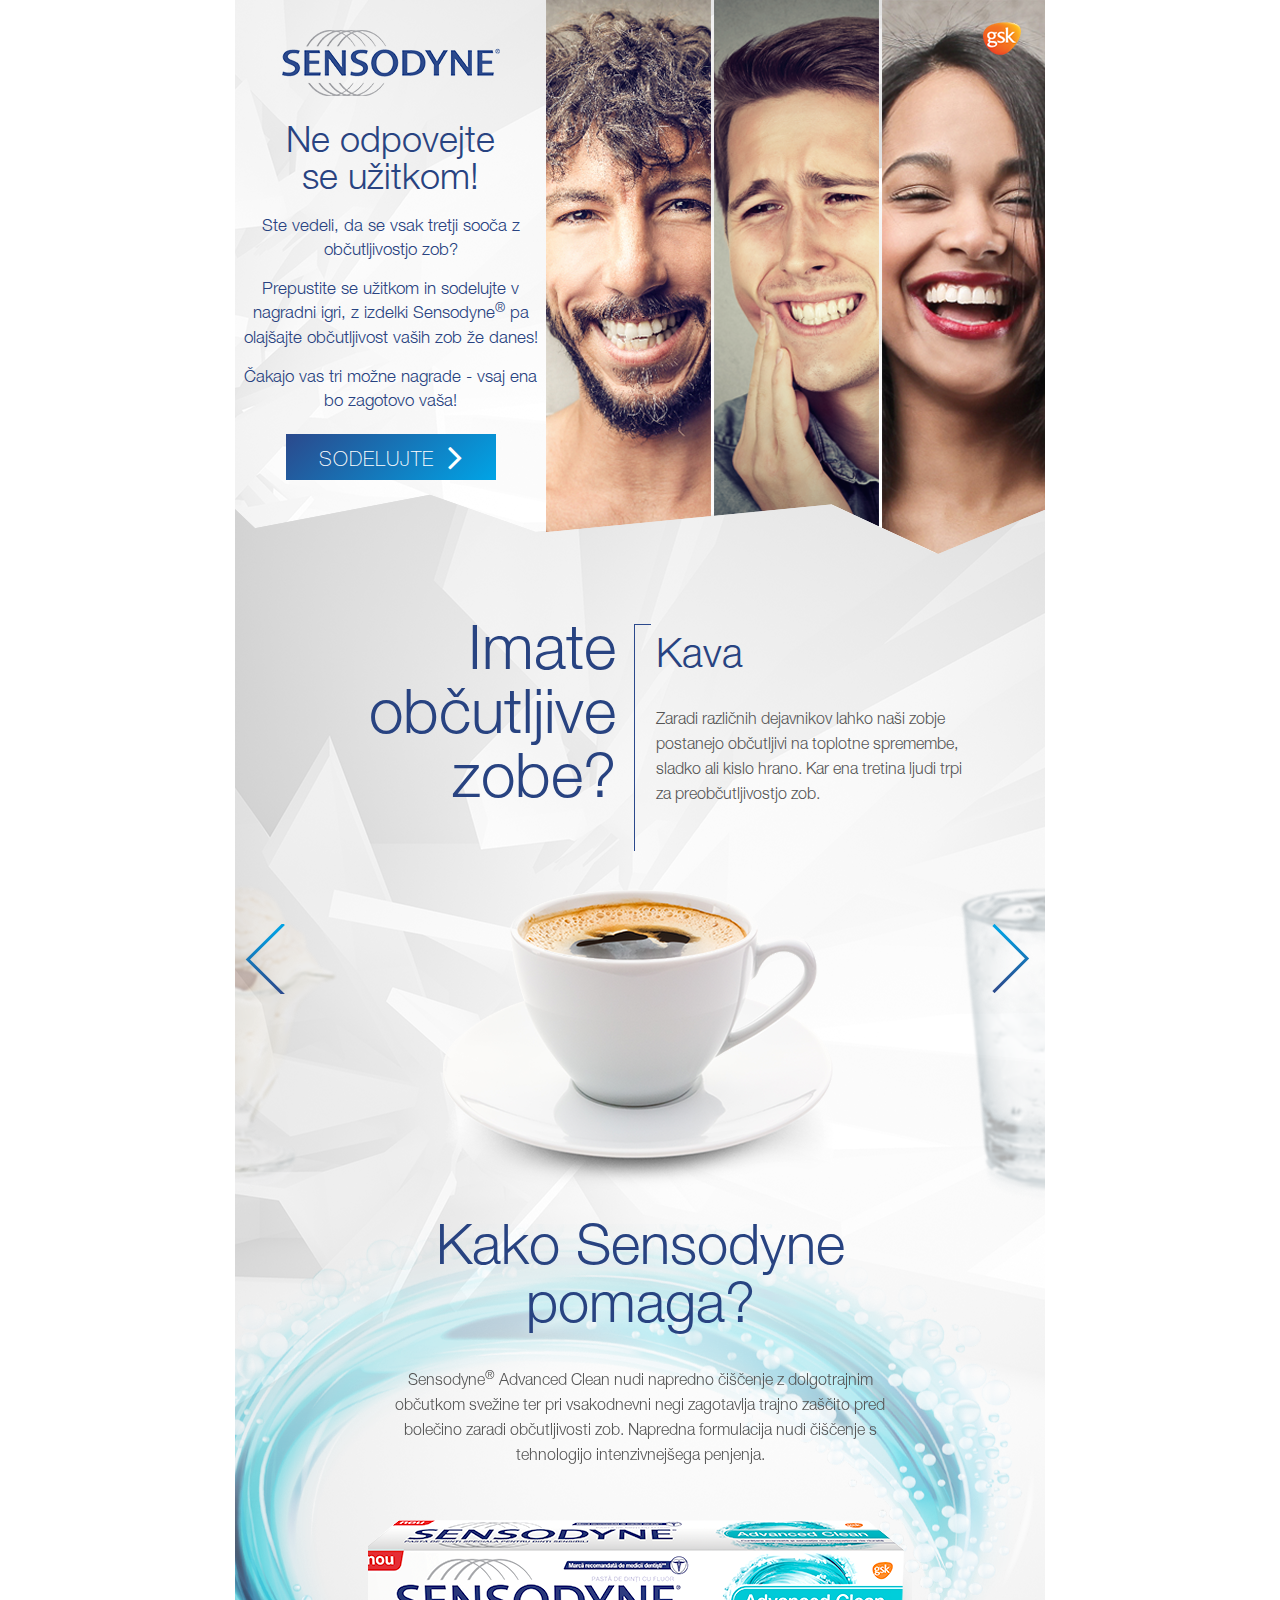
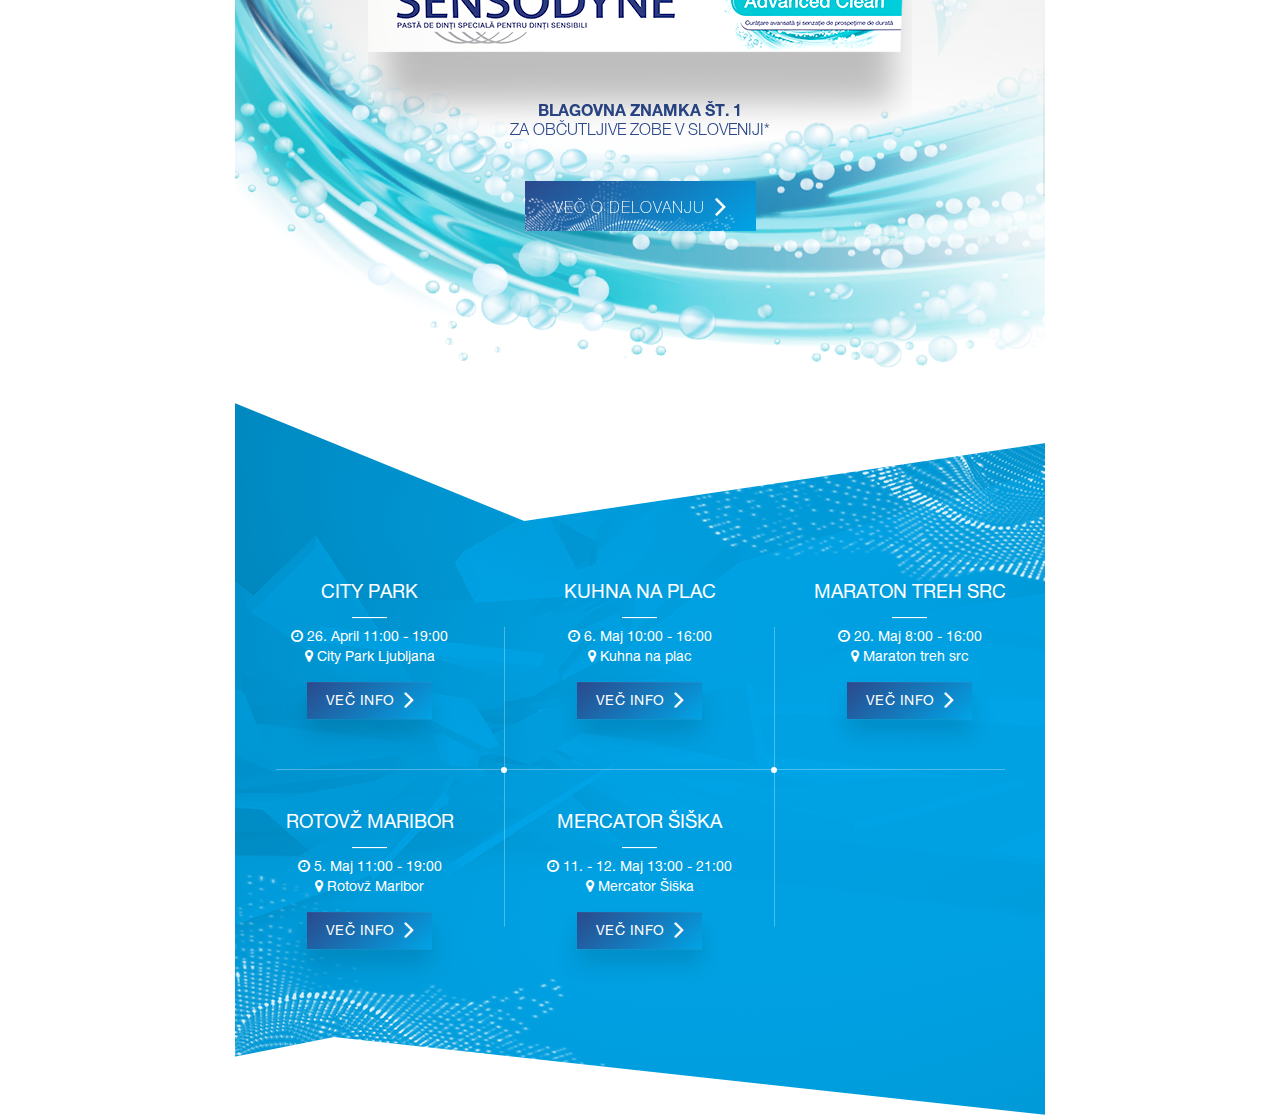
<file: index.html>
<html xmlns="http://www.w3.org/1999/xhtml" lang="en">

<head>
	<meta http-equiv="Content-Type" content="text/html; charset=utf-8" />
	<meta name="description" content="HTTrack is an easy-to-use website mirror utility. It allows you to download a World Wide website from the Internet to a local directory,building recursively all structures, getting html, images, and other files from the server to your computer. Links are rebuiltrelatively so that you can freely browse to the local site (works with any browser). You can mirror several sites together so that you can jump from one toanother. You can, also, update an existing mirror site, or resume an interrupted download. The robot is fully configurable, with an integrated help" />
	<meta name="keywords" content="httrack, HTTRACK, HTTrack, winhttrack, WINHTTRACK, WinHTTrack, offline browser, web mirror utility, aspirateur web, surf offline, web capture, www mirror utility, browse offline, local  site builder, website mirroring, aspirateur www, internet grabber, capture de site web, internet tool, hors connexion, unix, dos, windows 95, windows 98, solaris, ibm580, AIX 4.0, HTS, HTGet, web aspirator, web aspirateur, libre, GPL, GNU, free software" />
	<title>Local index - HTTrack Website Copier</title>
  <!-- Mirror and index made by HTTrack Website Copier/3.49-1 [XR&CO'2014] -->
	<style type="text/css">
	<!--

body {
	margin: 0;  padding: 0;  margin-bottom: 15px;  margin-top: 8px;
	background: #77b;
}
body, td {
	font: 14px "Trebuchet MS", Verdana, Arial, Helvetica, sans-serif;
	}

#subTitle {
	background: #000;  color: #fff;  padding: 4px;  font-weight: bold; 
	}

#siteNavigation a, #siteNavigation .current {
	font-weight: bold;  color: #448;
	}
#siteNavigation a:link    { text-decoration: none; }
#siteNavigation a:visited { text-decoration: none; }

#siteNavigation .current { background-color: #ccd; }

#siteNavigation a:hover   { text-decoration: none;  background-color: #fff;  color: #000; }
#siteNavigation a:active  { text-decoration: none;  background-color: #ccc; }


a:link    { text-decoration: underline;  color: #00f; }
a:visited { text-decoration: underline;  color: #000; }
a:hover   { text-decoration: underline;  color: #c00; }
a:active  { text-decoration: underline; }

#pageContent {
	clear: both;
	border-bottom: 6px solid #000;
	padding: 10px;  padding-top: 20px;
	line-height: 1.65em;
	background-image: url(backblue.gif);
	background-repeat: no-repeat;
	background-position: top right;
	}

#pageContent, #siteNavigation {
	background-color: #ccd;
	}


.imgLeft  { float: left;   margin-right: 10px;  margin-bottom: 10px; }
.imgRight { float: right;  margin-left: 10px;   margin-bottom: 10px; }

hr { height: 1px;  color: #000;  background-color: #000;  margin-bottom: 15px; }

h1 { margin: 0;  font-weight: bold;  font-size: 2em; }
h2 { margin: 0;  font-weight: bold;  font-size: 1.6em; }
h3 { margin: 0;  font-weight: bold;  font-size: 1.3em; }
h4 { margin: 0;  font-weight: bold;  font-size: 1.18em; }

.blak { background-color: #000; }
.hide { display: none; }
.tableWidth { min-width: 400px; }

.tblRegular       { border-collapse: collapse; }
.tblRegular td    { padding: 6px;  background-image: url(fade.gif);  border: 2px solid #99c; }
.tblHeaderColor, .tblHeaderColor td { background: #99c; }
.tblNoBorder td   { border: 0; }


// -->
</style>

</head>

<table width="76%" border="0" align="center" cellspacing="0" cellpadding="3" class="tableWidth">
	<tr>
	<td id="subTitle">HTTrack Website Copier - Open Source offline browser</td>
	</tr>
</table>
<table width="76%" border="0" align="center" cellspacing="0" cellpadding="0" class="tableWidth">
<tr class="blak">
<td>
	<table width="100%" border="0" align="center" cellspacing="1" cellpadding="0">
	<tr>
	<td colspan="6"> 
		<table width="100%" border="0" align="center" cellspacing="0" cellpadding="10">
		<tr> 
		<td id="pageContent"> 
<!-- ==================== End prologue ==================== -->

	<meta name="generator" content="HTTrack Website Copier/3.x">
	<TITLE>Local index - HTTrack</TITLE>
</HEAD>
<BODY>
<H1 ALIGN=Center>Index of locally available sites:</H1>
	<TABLE BORDER="0" WIDTH="100%" CELLSPACING="1" CELLPADDING="0">
		<TR>
			<TD BACKGROUND="fade.gif">
				&middot;
					<A HREF="coffee.bitnet.si/Web/index.html">
						Sensodyne
					</A>		
			</TD>
		</TR>
	</TABLE>
	<BR>
	<BR>
	<BR>
  	<H6 ALIGN="RIGHT">
	<I>Mirror and index made by HTTrack Website Copier [XR&amp;CO'2008]</I>
	</H6>
	<!-- Mirror and index made by HTTrack Website Copier/3.49-1 [XR&CO'2014] -->
	<!-- Thanks for using HTTrack Website Copier! -->
	<meta HTTP-EQUIV="Refresh" CONTENT="0; URL=coffee.bitnet.si/Web/index.html">


<!-- ==================== Start epilogue ==================== -->
		</td>
		</tr>
		</table>
	</td>
	</tr>
	</table>
</td>
</tr>
</table>

<table width="76%" border="0" align="center" valign="bottom" cellspacing="0" cellpadding="0">
	<tr>
	<td id="footer"><small>&copy; 2008 Xavier Roche & other contributors - Web Design: Leto Kauler.</small></td>
	</tr>
</table>

</body>

</html>
</file>
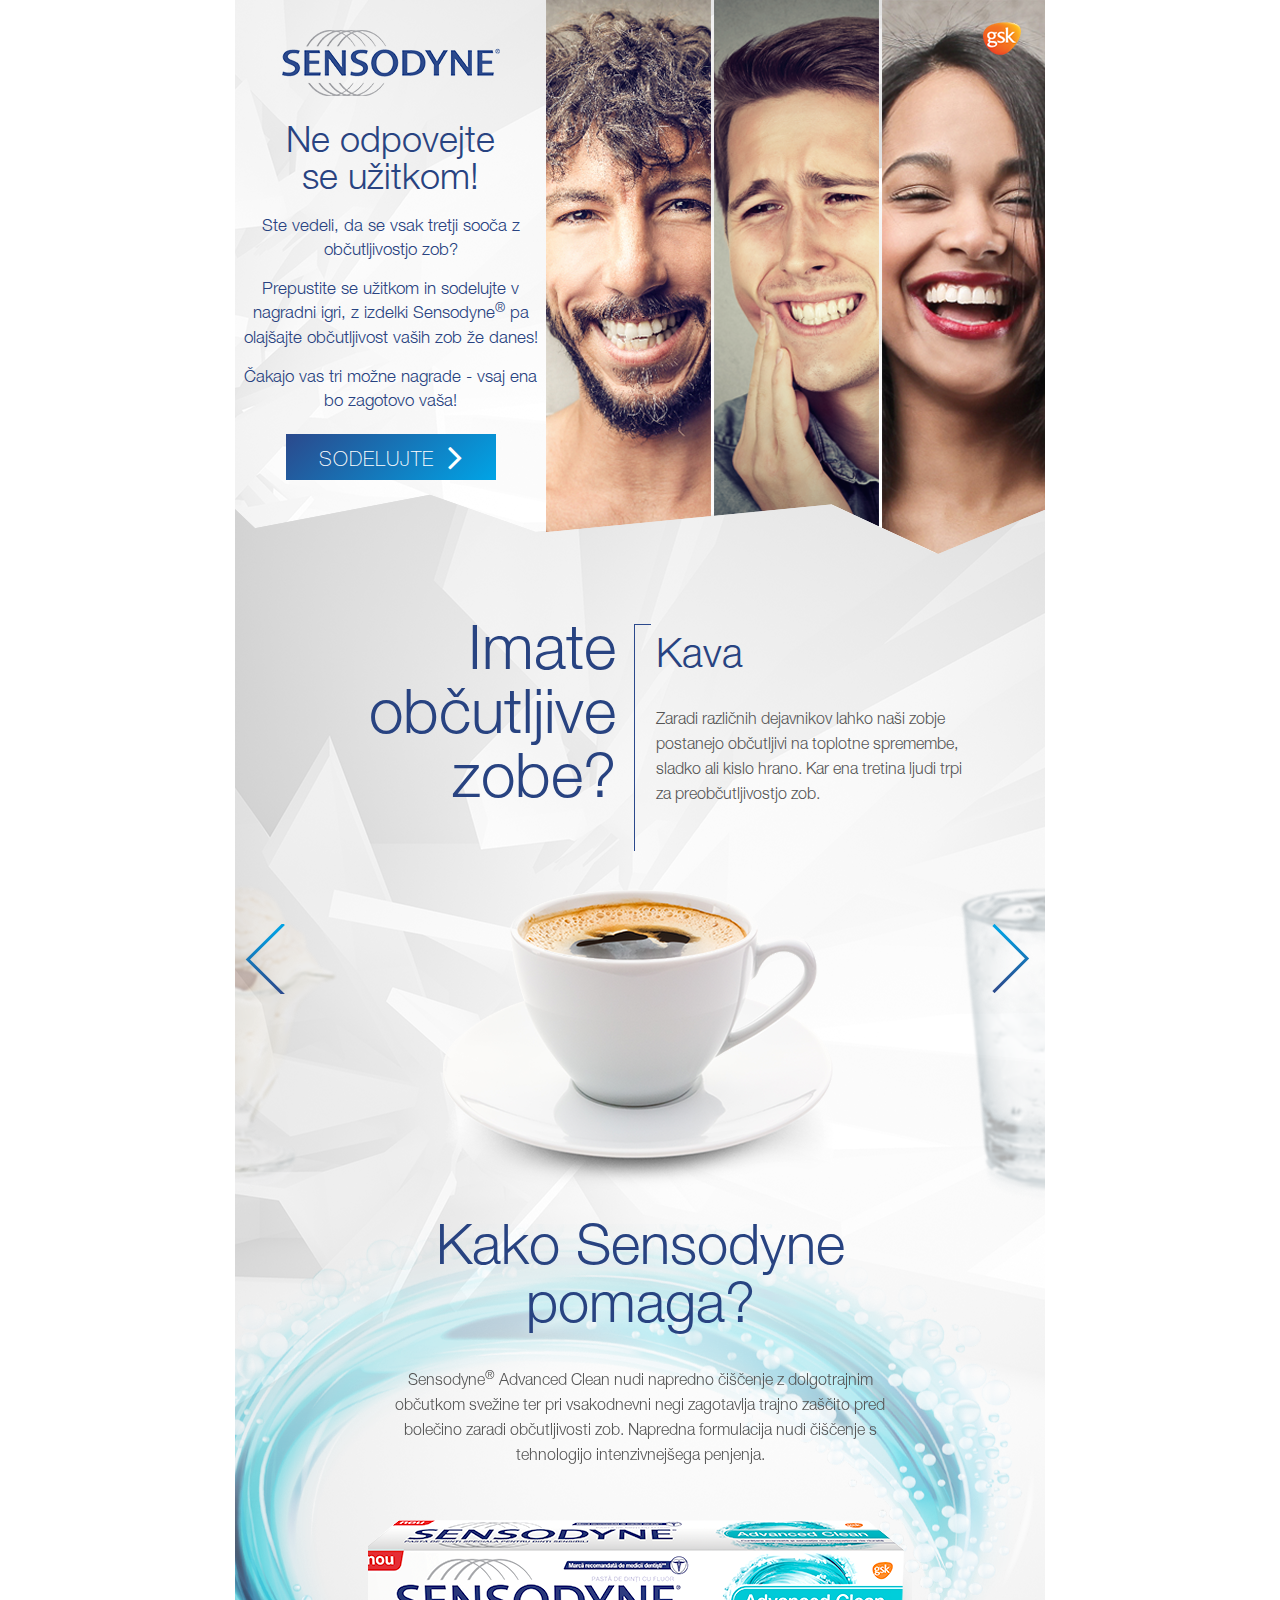
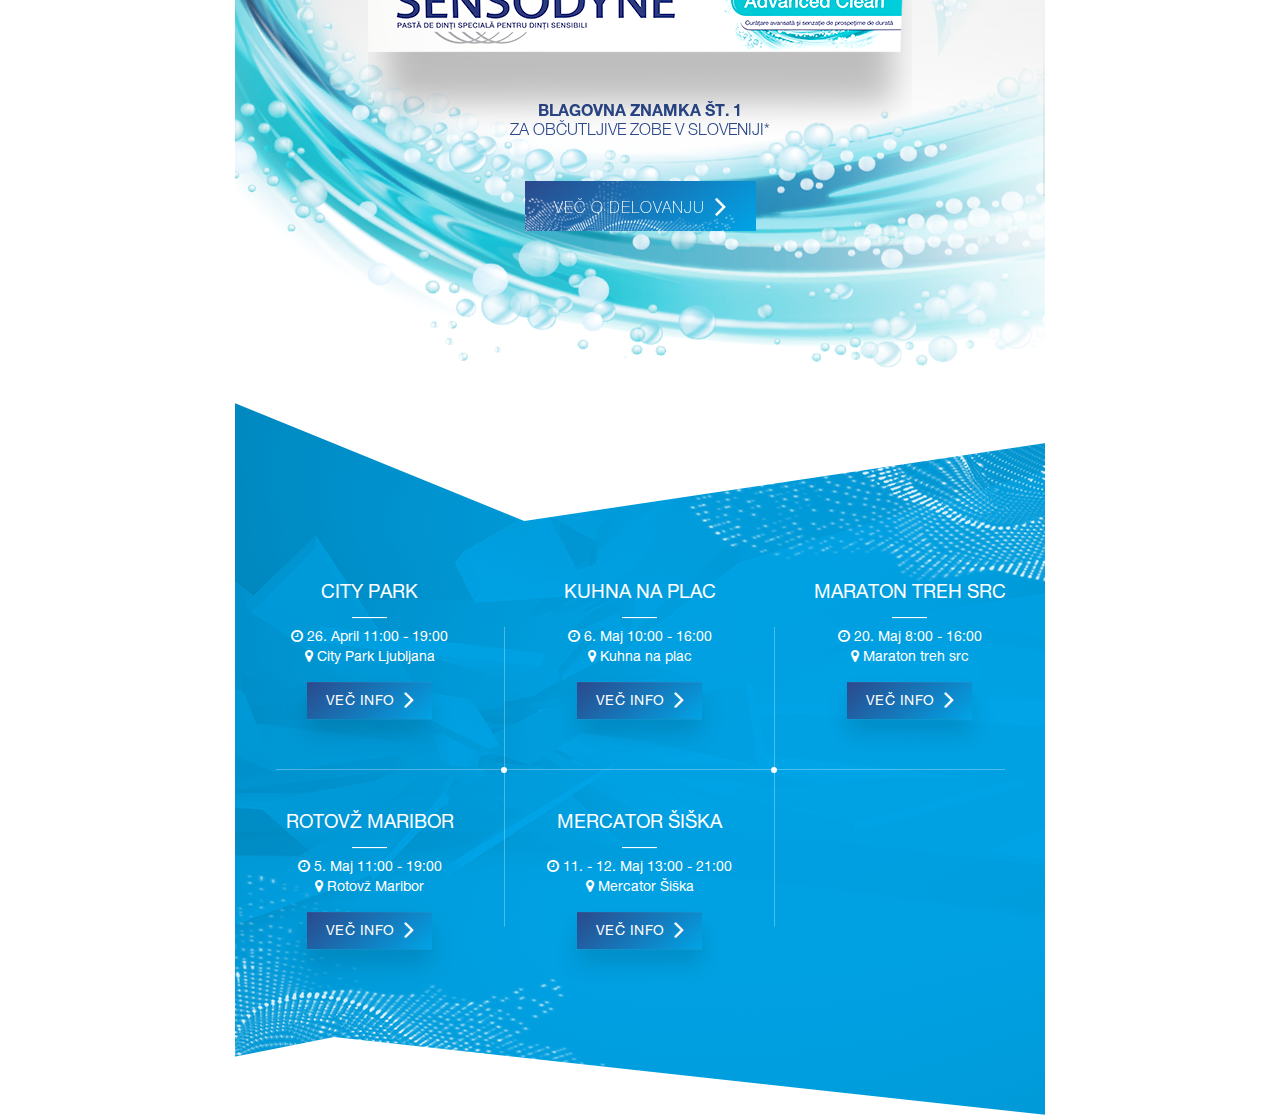
<file: coffee.bitnet.si/Web/index.html>
﻿<!DOCTYPE html>
<html>
<!-- Mirrored from coffee.bitnet.si/Web/ by HTTrack Website Copier/3.x [XR&CO'2014], Tue, 18 Apr 2017 19:49:41 GMT -->
<!-- Added by HTTrack -->
<meta http-equiv="content-type" content="text/html;charset=UTF-8" /><!-- /Added by HTTrack -->
<head>
    <link rel="stylesheet" href="../../maxcdn.bootstrapcdn.com/bootstrap/3.3.7/css/bootstrap.min.css">
    <link rel="stylesheet" href="../../maxcdn.bootstrapcdn.com/font-awesome/4.7.0/css/font-awesome.min.css">
    <script src="../../ajax.googleapis.com/ajax/libs/jquery/3.1.0/jquery.min.js"></script>
    <script src="../../maxcdn.bootstrapcdn.com/bootstrap/3.3.7/js/bootstrap.min.js"></script>
    <link rel="stylesheet" type="text/css" href="Resources/landing_styles4c56.css?121">
    <link rel="stylesheet" type="text/css" href="Resources/game_stylese0c6.css?421">
    <link rel="stylesheet" type="text/css" href="../../cdn.jsdelivr.net/jquery.slick/1.6.0/slick.css" />
    <link rel="stylesheet" type="text/css" href="../../cdn.jsdelivr.net/jquery.slick/1.6.0/slick-theme.css" />
    <script type="text/javascript" src="../../cdn.jsdelivr.net/jquery.slick/1.6.0/slick.min.js"></script>
    <meta charset="UTF-8" />
    <meta name="viewport" content="width=device-width, height=device-height, initial-scale=1.0, maximum-scale=1.0" />
</head>
<title>Sensodyne</title>
<body>
    <div id="landingPageDIV">
        <div id="wrapperDIV">
            <div id="firstQuarterDIV">
                <div id="gskLogoDIV">
                </div>
                <div id="leftSideMain">
                    <div id="sensodyneLogoDIV">
                    </div>
                    <div id="mainTextContainer">
                        <p class="headerBlueLabel">
                            Ne odpovejte se užitkom!
                        </p>
                        <p class="mainTextParagraph">
                            Ste vedeli, da se vsak tretji sooča z občutljivostjo zob?
                        </p>
                        <p class="mainTextParagraph">
                            Prepustite se užitkom in sodelujte v nagradni igri, z izdelki Sensodyne<sup>®</sup> pa olajšajte
                            občutljivost vaših zob že danes!
                        </p>
                        <p class="mainTextParagraph">
                            Čakajo vas tri možne nagrade - vsaj ena bo zagotovo vaša!
                        </p>
                        <button class="blue-btn participateBtn" onClick="showGameDIV()">
                            SODELUJTE &nbsp;<span class="fa fa-angle-right fa-2x" aria-hidden="true"></span>
                        </button>
                    </div>
                </div>
                <div id="rightSideMain">
                </div>
            </div>
            <div id="secondQuarterDIV">
                <div class="carousel-page">
                    <img id="prevArrow" src="Resources/arrow_prev.png" onClick="prevSlide()">
                    <img id="nextArrow" src="Resources/arrow_next.png" onClick="nextSlide()">
                    <img id="blue_separator" src="Resources/blue_separator.png">
                    <div class="margin100">
                        <p class="headerBlueLabelLargeRight">
                            Imate občutljive zobe?
                        </p>
                        <div class="description">
                            <p id="carouselTitle" class="carouselBlueLabel">
                                Kava
                            </p>
                            <p id="carouselDescription" class="carouselText">
                                Zaradi različnih dejavnikov lahko naši zobje postanejo občutljivi na toplotne spremembe,
                                sladko ali kislo hrano. Kar ena tretina ljudi trpi za preobčutljivostjo zob.
                        </div>
                    </div>
                    <div class="carouselImages">
                        <div class="carouselImg">
                            <img class="full carK" src="Resources/carousel_kava.png">
                        </div>
                        <div class="carouselImg blurred">
                            <img class="full carH" src="Resources/carousel_hladna.png">
                        </div>
                        <div class="carouselImg blurred">
                            <img class="full carS" src="Resources/carousel_sladoled.png">
                        </div>
                    </div>
                </div>
            </div>
            <div id="thirdQuarterDIV">
                <p class="headerBlueLabelLarge">
                    Kako Sensodyne pomaga?
                </p>
                <p class="toothpasteText">
                    Sensodyne<sup>®</sup> Advanced Clean nudi napredno čiščenje z dolgotrajnim občutkom svežine ter pri
                    vsakodnevni negi zagotavlja trajno zaščito pred bolečino zaradi občutljivosti zob. Napredna formulacija
                    nudi čiščenje s tehnologijo intenzivnejšega penjenja.
                </p>
                <div id="toothpasteDIV">
                </div>
                <p class="blagovnaznamkaText">
                    <span class="helveticaBold">BLAGOVNA ZNAMKA ŠT. 1</span>
                    <br />ZA OBČUTLJIVE ZOBE V SLOVENIJI*
                </p>
                <button class="blue-btn-particles lower30 moreBtn" onclick="linkToSensodyne()">
                    VEČ O DELOVANJU &nbsp;<span class="fa fa-angle-right fa-2x" aria-hidden="true"></span>
                </button>
            </div>
            <div id="fourthQuarterDIV">
                <div class="horizontal-seperator">
                </div>
                <div class="ellipse1"></div>
                <div class="ellipse2 phoneHidden"></div>
                <div class="col-sm-4">
                    <div class="fbEventDIV below">
                        <div class="centered">
                            <p class="FBEventName">
                                CITY PARK
                                <div class="line-separator"></div>
                            </p>
                            <p class="FBEventDesc">
                                <i class="fa fa-clock-o" aria-hidden="true"></i> 26. April 11:00 - 19:00
                                <br />
                                <i class="fa fa-map-marker" aria-hidden="true"></i> City Park Ljubljana
                            </p>
                            <button class="fb-btn">
                                VEČ INFO &nbsp;<span class="fa fa-angle-right fa-2x"
                                                     aria-hidden="true"></span>
                            </button>
                        </div>
                    </div>
                    <div class="fbEventDIV dividerFB">
                        <div class="centeredAlt">
                            <p class="FBEventName">
                                ROTOVŽ MARIBOR
                                <div class="line-separator"></div>
                            </p>
                            <p class="FBEventDesc">
                                <i class="fa fa-clock-o" aria-hidden="true"></i> 5. Maj 11:00 - 19:00
                                <br />
                                <i class="fa fa-map-marker" aria-hidden="true"></i> Rotovž Maribor
                            </p>
                            <button class="fb-btn">
                                VEČ INFO &nbsp;<span class="fa fa-angle-right fa-2x"
                                                     aria-hidden="true"></span>
                            </button>
                        </div>
                    </div>
                </div>
                <div class="col-sm-4 phoneHidden">
                    <div class="fbEventDIV below">
                        <div class="vertical-separator"></div>
                        <div class="centered">
                            <p class="FBEventName">
                                KUHNA NA PLAC
                                <div class="line-separator"></div>
                            </p>
                            <p class="FBEventDesc">
                                <i class="fa fa-clock-o" aria-hidden="true"></i> 6. Maj 10:00 - 16:00
                                <br />
                                <i class="fa fa-map-marker" aria-hidden="true"></i> Kuhna na plac
                            </p>
                            <button class="fb-btn">
                                VEČ INFO &nbsp;<span class="fa fa-angle-right fa-2x"
                                                     aria-hidden="true"></span>
                            </button>
                        </div>
                    </div>
                    <div class="fbEventDIV dividerFB">
                        <div class="centered">
                            <p class="FBEventName">
                                MERCATOR ŠIŠKA
                                <div class="line-separator"></div>
                            </p>
                            <p class="FBEventDesc">
                                <i class="fa fa-clock-o" aria-hidden="true"></i> 11. - 12. Maj 13:00 - 21:00
                                <br />
                                <i class="fa fa-map-marker" aria-hidden="true"></i> Mercator Šiška
                            </p>
                            <button class="fb-btn">
                                VEČ INFO &nbsp;<span class="fa fa-angle-right fa-2x"
                                                     aria-hidden="true"></span>
                            </button>
                        </div>
                    </div>
                </div>
                <div class="col-sm-4 phoneHidden">
                    <div class="fbEventDIV below">
                        <div class="vertical-separator"></div>
                        <div class="centered">
                            <p class="FBEventName">
                                MARATON TREH SRC
                                <div class="line-separator"></div>
                            </p>
                            <p class="FBEventDesc">
                                <i class="fa fa-clock-o" aria-hidden="true"></i> 20. Maj 8:00 - 16:00
                                <br />
                                <i class="fa fa-map-marker" aria-hidden="true"></i> Maraton treh src
                            </p>
                            <button class="fb-btn">
                                VEČ INFO &nbsp;<span class="fa fa-angle-right fa-2x"
                                                     aria-hidden="true"></span>
                            </button>
                        </div>
                    </div>
                </div>
            </div>
        </div>
    </div>
    <div id="slotGameDIV" hidden>
        <div id="startPageDIV">
            <div id="pageHeader">
                <div id="logoDIV">
                </div>
                <div id="logo1DIV" class="hidden">
                </div>
                <div id="congratulationMessage" class="hidden">ČESTITKE</div>
                <div id="moreLuckNextTimeMessage" class="hidden">VEČ SREČE PRIHODNJIČ!</div>
                <div id="messageAboutAward" class="hidden">Za nagrado prejmete vzorec zobne paste Sensodyne!</div>
                <div id="mainAwardMessage" class="hidden">Še vedno pa lahko sodelujete v žrebu za glavno nagrado!</div>
                <div id="participationFillFieldsMessage" class="hidden">
                    Za sodelovanje v žrebu za glavno nagrado izpolnite
                    spodnji obrazec:
                </div>
                <div id="thanksMessage" class="hidden">HVALA ZA SODELOVANJE!</div>
            </div>
            <div id="mainContentDIV">
                <div id="wheelContainer">
                    <div id="crticeDIV">
                    </div>
                    <input type="image" src="Resources/rotate_btn.png" id="rotateBtn">
                    <div id="rotateMessage">ZAVRTI</div>
                </div>
                <div id="slotMachineContainer">
                    <div id="reels">
                        <div id="upperElementsTransition"></div>
                        <canvas id="canvas1" width="130" height="300"></canvas>
                        <canvas id="canvas2" width="130" height="300"></canvas>
                        <canvas id="canvas3" width="130" height="300"></canvas>
                        <div id="bottomElementsTransition"></div>
                    </div>
                    <div id="clickWheelMessage">Pritisnite na gumb in se prepustite užitkom!</div>
                </div>
                <div id="positionArrow">
                </div>
                <div id="meterContainer">
                </div>
            </div>
            <div id="bottomStyleBackground">
                <div id="circleDIV">
                </div>
                <div id="lineDIV">
                </div>
                <div id="chartDIV">
                </div>
            </div>
            <div id="nextButtonSubmitDataContainer" class="hidden">
                <div id="sensodynePastaContainer" class="hidden">
                    <div id="sensodynePasta">
                    </div>
                </div>
                <div id="bottomDataContainer">
                    <div id="message">
                    </div>
                    <div id="nextButton" class="blue-btn-game">
                        NAPREJ
                        <i class="fa fa-angle-right" aria-hidden="true"></i>
                    </div>
                </div>
                <div id="userDataContainer" class="hidden">
                    <div id="citiesContainer">
                        <div id="cityToTravelMessage">Kam bi odpotovali, če zadanete glavno nagrado?</div>
                        <div id="Barcelona">
                            <div id="BarcelonaDescription" onClick="setDestination(0)">Sončna Barcelona</div>
                            <div id="BarcelonaImage" onClick="setDestination(0)"></div>
                        </div>
                        <div id="Pariz">
                            <div id="ParizDescription" onClick="setDestination(1)">Romantičen Pariz</div>
                            <div id="ParizImage" onClick="setDestination(1)"></div>
                        </div>
                        <div id="Berlin">
                            <div id="BerlinDescription" onClick="setDestination(2)">Odbiti Berlin</div>
                            <div id="BerlinImage" onClick="setDestination(2)"></div>
                        </div>
                    </div>
                    <div id="userDataForm" class="hidden">
                        <form id="participantForm">
                            <input id="hiddenDestinationInput" type="hidden" name="participant_destination">
                            <div>
                                <div class="userInputStyleWithAttribute">Ime in priimek</div>
                                <input type="text" id="NameAndSurname" name="participant_name" class="userInput"
                                       placeholder="Ime in priimek">
                            </div>
                            <div>
                                <div class="userInputStyleWithAttribute">Email</div>
                                <input type="text" id="Email" name="participant_email" class="userInput"
                                       placeholder="Email">
                            </div>
                            <div>
                                <div class="userInputStyleWithAttribute">Naslov</div>
                                <input type="text" id="Address" name="participant_address" class="userInput"
                                       placeholder="Naslov">
                            </div>
                            <div>
                                <div class="userInputStyleWithAttribute">Kraj</div>
                                <input type="text" id="City" name="participant_city" class="userInput" placeholder="Kraj">
                            </div>
                            <div>
                                <div class="userInputStyleWithAttribute">Poštna številka</div>
                                <input type="text" id="PostCode" name="participant_post" class="userInput"
                                       placeholder="Poštna številka">
                            </div>
                            <div class="hidden">
                                <div class="userInputStyleWithAttribute">Uporabnik dobi nagrado</div>
                                <input type="text" id="userGetAward" name="participant_won" class="userInput">
                            </div>
                            <div class="bottomDivUserFormData">
                                <div id="agreeWithRulesContainer">
                                    <input type="checkbox" id="agreeWithRules">
                                    <span style="white-space: pre;">Strinjam se s </span>
                                    <span>
                                        <a href="#" class="navRulesParticipation">
                                            Pravili sodelovanja.
                                        </a>
                                    </span>
                                </div>
                                <div id="sendButton" class="blue-btn-game">
                                    ODDAJ PODATKE
                                    <i class="fa fa-angle-right" aria-hidden="true"></i>
                                </div>
                            </div>
                        </form>
                    </div>
                </div>
                <div id="invitationPageContainer" class="hidden">
                    <div id="discountMessageContainer">
                        S klikom na spodnji gumb prenesite kupon za 33% popust
                        na zobno pasto Sensodyne<sup>®</sup> Advanced Clean.
                    </div>
                    <div id="downloadDiscount" class="blue-btn-game-long">
                        <span style="width: 70%;">PRENESITE KUPON ZA 33% POPUST</span>
                        <i class="fa fa-angle-right fa-2x" aria-hidden="true"></i>
                    </div>
                    <div id="bountyProvideMessage">Kot smo obljubili - vsaj ena nagrada je zagotovljena! :)</div>
                    <div id="mobileLineSeparator" class="hidden">
                        <div class="dotStart"></div>
                        <div class="verticalLineSeparatorContent"></div>
                        <div class="dotEnd"></div>
                    </div>
                    <div id="joinMessage">
                        Pridružite se nam tudi v
                        <span class="sensodyneLaboratoryMessage">
                            Sensodyne<sup>®</sup> Izkustevnih laboratorijih <div class="normalFontWeight">na lokacijah:</div>
                        </span>
                    </div>
                    <div id="locationsContainer">
                        <div class="locationContainer">
                            <div class="horizontalLineLocation"></div>
                            <div class="locationData">
                                <div><i class="fa fa-clock-o icon" aria-hidden="true"></i></div>
                                <div>26. April</div>
                                <div>11:00 - 19:00</div>
                                <div><i class="fa fa-map-marker icon" aria-hidden="true"></i></div>
                                <div>City Park Ljubljana</div>
                            </div>
                        </div>
                        <div class="verticalLineSeparatorContainer">
                            <div class="verticalLine"></div>
                            <div class="verticalLineCircle"></div>
                        </div>
                        <div class="locationContainer">
                            <div class="horizontalLineLocation"></div>
                            <div class="locationData">
                                <i class="fa fa-clock-o icon" aria-hidden="true"></i>
                                <div>5. Maj</div>
                                <div>11:00 - 19:00</div>
                                <i class="fa fa-map-marker icon" aria-hidden="true"></i>
                                <div>Rotovž Maribor</div>
                            </div>
                        </div>
                        <div class="verticalLineSeparatorContainer">
                            <div class="verticalLine"></div>
                            <div class="verticalLineCircle"></div>
                        </div>
                        <div class="locationContainer">
                            <div class="horizontalLineLocation"></div>
                            <div class="locationData">
                                <i class="fa fa-clock-o icon" aria-hidden="true"></i>
                                <div>6. Maj</div>
                                <div>10:00 - 16:00</div>
                                <div><i class="fa fa-map-marker icon" aria-hidden="true"></i></div>
                                <div>Kuhna na plac</div>
                            </div>
                        </div>
                        <div class="verticalLineSeparatorContainer">
                            <div class="verticalLine"></div>
                            <div class="verticalLineCircle"></div>
                        </div>
                        <div class="locationContainer">
                            <div class="horizontalLineLocation"></div>
                            <div class="locationData">
                                <i class="fa fa-clock-o icon" aria-hidden="true"></i>
                                <div>11. do 12. Maj</div>
                                <div>13:00 - 21:00</div>
                                <div><i class="fa fa-map-marker icon" aria-hidden="true"></i></div>
                                <div>Mercator Šiška</div>
                            </div>
                        </div>
                        <div class="verticalLineSeparatorContainer">
                            <div class="verticalLine"></div>
                            <div class="verticalLineCircle"></div>
                        </div>
                        <div class="locationContainer">
                            <div class="horizontalLineLocation"></div>
                            <div class="locationData">
                                <div><i class="fa fa-clock-o icon" aria-hidden="true"></i></div>
                                <div>20. Maj</div>
                                <div>8:00 - 16:00</div>
                                <div><i class="fa fa-map-marker icon" aria-hidden="true"></i></div>
                                <div>Maraton treh src</div>
                            </div>
                        </div>
                    </div>
                    <div id="returnToStartButton" class="blue-btn-game-long">NAZAJ NA ZAČETNO STRAN</div>
                </div>
            </div>
        </div>
    </div>
</body>
<script>
    $(function () {

        if (window.innerWidth > 767) {
            $('.carouselImages').slick({
                slidesToShow: 1,
                centerMode: true,
                centerPadding: '25%',
                speed: 750,
                arrows: false,
                dots: false,
                infinite: true
            });
        }
        else {
            $('.carouselImages').slick({
                slidesToShow: 1,

                speed: 750,
                arrows: false,
                dots: false,
                infinite: true
            });
        }

        $(".carouselImages").on('beforeChange', function (event, slick, currentSlide, nextSlide) {
            $("#carouselTitle").fadeOut();
            $("#carouselDescription").fadeOut();
        });
        $(".carouselImages").on('afterChange', function (event, slick, currentSlide) {
            blurImage(currentSlide);
            $("#carouselTitle").fadeIn(changeText(currentSlide));
            $("#carouselDescription").fadeIn();
        });
    });

    function changeText(nextSlide) {
        if (nextSlide == 0) {
            $("#carouselTitle").html("Kava");
            $("#carouselDescription").html("Zaradi različnih dejavnikov lahko naši zobje postanejo občutljivi na toplotne spremembe, sladko ali kislo hrano. Kar ena tretina ljudi trpi za preobčutljivostjo zob.");
        }
        else if (nextSlide == 1) {
            $("#carouselTitle").html("Hladna pijača");
            $("#carouselDescription").html("Ker je v zobovini tisoče majhnih kanalčkov, ki vodijo do živčevja, zobje zaradi vdora tekočine in posledično draženja zivčnih končičev postanejo preobčutljivi.");
        }
        else {
            $("#carouselTitle").html("Sladoled");
            $("#carouselDescription").html("Zobovina je pri zdravih zobeh prekrita z dlesnijo in sklenino. Če pa je zobovina izpostavljena, postane to področje občutljivo.");
        }
    }

    function blurImage(nextSlide) {
        $(".blurred").removeClass("blurred");
        if (nextSlide == 0) {
            $(".carH").addClass("blurred");
            $(".carS").addClass("blurred");

        }
        else if (nextSlide == 1) {
            $(".carK").addClass("blurred");
            $(".carS").addClass("blurred");
        }
        else {
            $(".carK").addClass("blurred");
            $(".carH").addClass("blurred");
        }
    }

    function prevSlide() {
        $(".carouselImages").slick("slickPrev");
    }

    function nextSlide() {
        $(".carouselImages").slick("slickNext");
    }

    function linkToSensodyne() {
        window.open(
            'http://www.sensodyne.si/',
            '_blank' // <- This is what makes it open in a new window.
        );
    }

    function showGameDIV() {
        $("#landingPageDIV").hide();
        $("#slotGameDIV").show();
    }

</script>
<script type="text/javascript">
    var sendButtonPressed = false; //check if send button pressed
    var _mobile = false; // check if mobile screen size
    var IMAGE_HEIGHT = 130;
    var IMAGE_TOP_MARGIN = 0.01;
    var IMAGE_BOTTOM_MARGIN = 0.01;
    var SLOT_SEPARATOR_HEIGHT = 0.01;
    var SLOT_HEIGHT = IMAGE_HEIGHT + IMAGE_TOP_MARGIN + IMAGE_BOTTOM_MARGIN + SLOT_SEPARATOR_HEIGHT; // how many pixels one slot image takes
    var RUNTIME = 2000; // how long all slots spin before starting countdown
    var SPINTIME = 1000; // how long each slot spins at minimum
    var ITEM_COUNT = 8; // item count in slots
    var SLOT_SPEED = 20; // how many pixels per second slots roll
    var DRAW_OFFSET = 45 // how much draw offset in slot display from top

    $(function () {

        changeLayoutWindow();

        $(window).on("resize", function () {
            changeLayoutWindow();
        });

        $("#returnToStartButton").on("click", function () {
            $("#nextButtonSubmitDataContainer, #thanksMessage, #logo1DIV").addClass("hidden");
            $("#slotMachineContainer, #logoDIV, #rotateBtn, #rotateMessage, #clickWheelMessage").removeClass("hidden");
            document.getElementById("rotateBtn").disabled = false;
            if (_mobile) {
                $("#logoDIV, #invitationPageContainer").addClass("hidden");
                $("#logo1DIV").removeClass("hidden");
                $("#wheelContainer").removeClass("containerCollapse");
                $("#slotMachineContainer").removeClass("moveDownSlotMachineContainer");
                document.getElementById("bottomStyleBackground").style.height = null;
                $(window).scrollTop(0);
                location.reload();
            }
        });

        $("#nextButton").on("click", function () {
            $("#logoDIV, #moreLuckNextTimeMessage, #message, #nextButton, #slotMachineContainer, #positionArrow, #mainAwardMessage, #bottomDataContainer, #congratulationMessage, #sensodynePasta, #messageAboutAward").addClass("hidden");
            $("#nextButtonSubmitDataContainer").addClass("showDataPanel");
            $("#logo1DIV, #nextButtonSubmitDataContainer, #participationFillFieldsMessage, #userDataContainer").removeClass("hidden");
            $("#bottomStyleBackground").addClass("expandAreaInputFormCities");
            $("#nextButtonSubmitDataContainer").addClass("moveDownNextButtonSubmitDataContainer");
            $("#bottomStyleBackground").removeClass("bottomStyleBackgroundExpand").addClass("expandAreaInputFormCities");
            $("#lineDIV").removeClass("lineDIVStartPageMobile");
            $("#rotateBtn").addClass("hidden");
            if (_mobile) {
                $(window).scrollTop(0);
            }
        });
        $("#sendButton").on("click", function () {
            var email_regex = /^[a-zA-Z0-9._-]+@[a-zA-Z0-9.-]+\.[a-zA-Z]{2,4}$/i;

            var nameAndSurname = document.getElementById("NameAndSurname");
            var email = document.getElementById("Email").value;
            var address = document.getElementById("Address").value;
            var city = document.getElementById("City").value;
            var postCode = document.getElementById("PostCode").value;
            var checkboxChecked = document.getElementById("agreeWithRules").checked;

            if (nameAndSurname == "" || email == "" || address == "" || city == "" || postCode == "" || !checkboxChecked || !email_regex.test(email)) {
                alert("Preverite oz. popravite vsa vnosna polja!");
            }
            else {
                $.ajax({
                    type: "POST",
                    url: "/Web/index.php/" + "participants/insert",
                    data: $("#participantForm").serialize(),
                    success: function (response) {
                        // OK
                        if (response == "") {
                            $("#userDataContainer, #participationFillFieldsMessage, #rotateBtn, #rotateMessage, #mainAwardMessage, #moreLuckNextTimeMessage").addClass("hidden");
                            $("#thanksMessage, #invitationPageContainer").removeClass("hidden");
                            $("#bottomStyleBackground").removeClass("bottomStyleBackgroundWinner"); //WINNER LAST TAB NOT SCROLLING FIX
                            sendButtonPressed = true;
                            resizeLastPageContent();
                            $(window).scrollTop(0);
                        }
                        else {
                            alert(response);
                        }
                    }
                });
                $("#userDataContainer, #participationFillFieldsMessage, #rotateBtn, #rotateMessage, #mainAwardMessage, #moreLuckNextTimeMessage").addClass("hidden");
                $("#thanksMessage, #invitationPageContainer").removeClass("hidden");
                sendButtonPressed = true;
                resizeLastPageContent();
            }
        });
        SlotGame();
    });

    function resizeLastPageContent() {
        $("#bottomStyleBackground").removeClass("expandAreaInputFormDestinationSelected");
        // invitationPageContainer height data
        var height = window.getComputedStyle(document.getElementById("invitationPageContainer", null)).height;
        document.getElementById("bottomStyleBackground").style.height = parseInt(height.substring(0, height.length - 2)) + 100 + "px";
    }

    function setDestination(which) {
        var destination;
        $(".imgSelected").removeClass("imgSelected");
        $(".opacity7").removeClass("opacity7");
        if (which == 1) {
            destination = "Pariz";
            $("#ParizImage").addClass("imgSelected");
            $("#BarcelonaImage").addClass("opacity7");
            $("#BerlinImage").addClass("opacity7");
        }
        else if (which == 2) {
            destination = "Berlin";
            $("#BerlinImage").addClass("imgSelected");
            $("#BarcelonaImage").addClass("opacity7");
            $("#ParizImage").addClass("opacity7");
        }
        else {
            destination = "Barcelona";
            $("#BarcelonaImage").addClass("imgSelected");
            $("#ParizImage").addClass("opacity7");
            $("#BerlinImage").addClass("opacity7");
        }

        $("#hiddenDestinationInput").val(destination);
        $("#userDataForm").removeClass("hidden");

        if (_mobile) {
            $("#bottomStyleBackground").removeClass("expandAreaInputFormCities").addClass("expandAreaInputFormDestinationSelected");
            $("html, body").animate({ scrollTop: $("#userDataForm").offset().top }, 500);
        }
    }

    function changeLayoutWindow() {
        if ($(window).width() <= 767) {
            _mobile = true;
            $("#startPageDIV").addClass("startPageDIVMobile");
            $("#logo1DIV").removeClass("hidden");
            $("#logoDIV, #meterContainer, #chartDIV, #positionArrow").addClass("hidden");
            $("#lineDIV").addClass("lineDIVStartPageMobile");
            $("#mobileLineSeparator").removeClass("hidden");

            $.each($(".userInput"), function (index, element) {
                $(element).addClass("userDataFormInputMobile");
            });

            $.each($("#slotMachineContainer #reels canvas"), function (index, element) {
                $(element).addClass("slotMachineMobile");
            });

            // hide input attribute
            $.each($(".userInputStyleWithAttribute"), function (index, element) {
                $(element).addClass("hidden");
            });

            if (sendButtonPressed) {
                resizeLastPageContent();
            }

        }
        else {
            $.each($(".userInputStyleWithAttribute"), function (index, element) {
                $(element).removeClass("hidden");
            });

        }
    }

    function shuffleArray(array) {
        for (i = array.length - 1; i > 0; i--) {
            var j = parseInt(Math.random() * i)
            var tmp = array[i];
            array[i] = array[j]
            array[j] = tmp;
        }
    }

    // Images must be preloaded before they are used to draw into canvas
    function preloadImages(images, callback) {

        function _preload(asset) {
            asset.img = new Image();
            asset.img.src = "./Resources/" + asset.id + '.png';

            asset.img.addEventListener("load", function () {
                _check();
            }, false);

            asset.img.addEventListener("error", function (err) {
                _check(err, asset.id);
            }, false);
        }

        var loadc = 0;

        function _check(err, id) {
            if (err) {
                alert('Failed to load ' + id);
            }
            loadc++;
            if (images.length == loadc)
                return callback()
        }

        images.forEach(function (asset) {
            _preload(asset);
        });
    }

    function copyArray(array) {
        var copy = [];
        for (var i = 0; i < array.length; i++) {
            copy.push(array[i]);
        }
        return copy;
    }


    function SlotGame() {

        var game = new Game();

        var items = [
            { id: 'water' },
            { id: 'kava' },
            { id: 'sladoled' },
            { id: 'water' },
            { id: 'kava' },
            { id: 'sladoled' },
            { id: 'water' },
            { id: 'pasta_sensodyne' }
        ];

        $('canvas').attr('height', IMAGE_HEIGHT * ITEM_COUNT * 2);
        $('canvas').css('height', IMAGE_HEIGHT * ITEM_COUNT * 2);

        game.items = items;

        // load assets and predraw the reel canvases
        preloadImages(items, function () {

            // images are preloaded

            // draws canvas strip
            function _fill_canvas(canvas, items) {
                ctx = canvas.getContext('2d');
                ctx.fillStyle = '#ddd';

                for (var i = 0; i < ITEM_COUNT; i++) {
                    var asset = items[i];
                    ctx.save();

                    ctx.drawImage(asset.img, 0, i * SLOT_HEIGHT + IMAGE_TOP_MARGIN);
                    ctx.drawImage(asset.img, 0, (i + ITEM_COUNT) * SLOT_HEIGHT + IMAGE_TOP_MARGIN);
                    ctx.restore();
                    //ctx.fillRect(0, i * SLOT_HEIGHT, 70, SLOT_SEPARATOR_HEIGHT);
                    //ctx.fillRect(0, (i + ITEM_COUNT)  * SLOT_HEIGHT, 70, SLOT_SEPARATOR_HEIGHT);
                }
            }

            // Draw the canvases with shuffled arrays
            game.items1 = copyArray(items);
            shuffleArray(game.items1);
            _fill_canvas(game.c1[0], game.items1);
            game.items2 = copyArray(items);
            shuffleArray(game.items2);
            _fill_canvas(game.c2[0], game.items2);
            game.items3 = copyArray(items);
            shuffleArray(game.items3);
            _fill_canvas(game.c3[0], game.items3);
            game.resetOffset = (ITEM_COUNT + 3) * SLOT_HEIGHT;
            game.loop();
        });

        $('#rotateBtn').click(function (e) {
            $(this).addClass("spinning");
            document.getElementById("rotateBtn").disabled = true;
            // start game on play button click
            game.restart();
        });

        // Show reels for debugging
        var toggleReels = 1;
        $('#debug').click(function () {
            toggleReels = 1 - toggleReels;
            if (toggleReels) {
                $('#reels').css('overflow', 'hidden');
            } else {
                $('#reels').css('overflow', 'visible');
            }
        });
    }

    function Game() {

        // reel canvases
        this.c1 = $('#canvas1');
        this.c2 = $('#canvas2');
        this.c3 = $('#canvas3');

        // set random canvas offsets
        var offset = -parseInt(Math.random() * ITEM_COUNT) * SLOT_HEIGHT;
        while (offset > -100) {
            offset = -parseInt(Math.random() * ITEM_COUNT) * SLOT_HEIGHT;
        }

        this.offset1 = offset;
        this.offset2 = offset;
        this.offset3 = offset;
        this.speed1 = this.speed2 = this.speed3 = 0;
        this.lastUpdate = new Date();

        // Needed for CSS translates
        this.vendor =
            (/webkit/i).test(navigator.appVersion) ? '-webkit' :
                (/firefox/i).test(navigator.userAgent) ? '-moz' :
                    (/msie/i).test(navigator.userAgent) ? 'ms' :
                        'opera' in window ? '-o' : '';

        this.cssTransform = this.vendor + '-transform';
        this.has3d = ('WebKitCSSMatrix' in window && 'm11' in new WebKitCSSMatrix())
        this.trnOpen = 'translate' + (this.has3d ? '3d(' : '(');
        this.trnClose = this.has3d ? ',0)' : ')';
        this.scaleOpen = 'scale' + (this.has3d ? '3d(' : '(');
        this.scaleClose = this.has3d ? ',0)' : ')';

        // draw the slots to initial locations
        this.draw(true);
    }

    // Restar the game and determine the stopping locations for reels
    Game.prototype.restart = function () {
        this.lastUpdate = new Date();
        this.speed1 = this.speed2 = this.speed3 = SLOT_SPEED

        // function locates id from items
        function _find(items, id) {
            for (var i = 0; i < items.length; i++) {
                if (items[i].id == id) return i;
            }
        }

        var chanceToWin = Math.floor((Math.random() * 3) + 1);
        ;
        this.result1 = parseInt(Math.random() * this.items1.length);
        if (chanceToWin != 3) {
            // get random results
            this.result2 = parseInt(Math.random() * this.items2.length);
            this.result3 = parseInt(Math.random() * this.items3.length);
        }
        else {

            for (var i = 0; i < this.items2.length; i++) {
                if (this.items2[i].id == this.items1[this.result1].id) {

                    this.result2 = i;
                    break;
                }
            }
            for (var i = 0; i < this.items3.length; i++) {
                if (this.items3[i].id == this.items1[this.result1].id) {

                    this.result3 = i;
                    break;
                }
            }

        }


        // Clear stop locations
        this.stopped1 = false;
        this.stopped2 = false;
        this.stopped3 = false;

        // randomize reel locations
        this.offset1 = -parseInt(Math.random(ITEM_COUNT)) * SLOT_HEIGHT;
        this.offset2 = -parseInt(Math.random(ITEM_COUNT)) * SLOT_HEIGHT;
        this.offset3 = -parseInt(Math.random(ITEM_COUNT)) * SLOT_HEIGHT;

        this.state = 1;
    }

    window.requestAnimFrame = (function () {
        return window.requestAnimationFrame ||
            window.webkitRequestAnimationFrame ||
            window.mozRequestAnimationFrame ||
            window.oRequestAnimationFrame ||
            window.msRequestAnimationFrame ||
            function (/* function */ callback, /* DOMElement */ element) {
                window.setTimeout(callback, 1000 / 60);
            };
    })();

    Game.prototype.loop = function () {
        var that = this;
        that.running = true;
        (function gameLoop() {
            that.update();
            that.draw();
            if (that.running) {
                requestAnimFrame(gameLoop);
            }
        })();
    }

    Game.prototype.update = function () {

        var now = new Date();
        var that = this;

        // Check slot status and if spun long enough stop it on result
        function _check_slot(offset, result) {
            if (now - that.lastUpdate > SPINTIME) {
                var c = parseInt(Math.abs(offset / SLOT_HEIGHT)) % ITEM_COUNT;
                if (c == result) {
                    if (result == 0) {
                        if (Math.abs(offset + (ITEM_COUNT * SLOT_HEIGHT)) < (SLOT_SPEED * 1.5)) {
                            return true; // done
                        }
                    } else if (Math.abs(offset + (result * SLOT_HEIGHT)) < (SLOT_SPEED * 1.5)) {
                        return true; // done
                    }
                }
            }
            return false;
        }

        switch (this.state) {
            case 1: // all slots spinning
                if (now - this.lastUpdate > RUNTIME) {
                    this.state = 2;
                    this.lastUpdate = now;
                }
                break;
            case 2: // slot 1
                this.stopped1 = _check_slot(this.offset1, this.result1);
                if (this.stopped1) {
                    this.speed1 = 0;
                    this.state++;
                    this.lastUpdate = now;
                }
                break;
            case 3: // slot 1 stopped, slot 2
                this.stopped2 = _check_slot(this.offset2, this.result2);
                if (this.stopped2) {
                    this.speed2 = 0;
                    this.state++;
                    this.lastUpdate = now;
                }
                break;
            case 4: // slot 2 stopped, slot 3
                this.stopped3 = _check_slot(this.offset3, this.result3);
                if (this.stopped3) {
                    $("#rotateBtn").removeClass("spinning");
                    this.speed3 = 0;
                    this.state++;
                }
                break;
            case 5: // slots stopped
                if (now - this.lastUpdate > 3000) {
                    this.state = 6;
                }
                break;
            case 6: // check results
                var ec = 0;

                $("#logoDIV, #clickWheelMessage").addClass("hidden");
                $("#logo1DIV").removeClass("hidden");


                if (_mobile) {
                    $("#rotateBtn, #rotateMessage").addClass("hidden");
                    $("#wheelContainer").addClass("containerCollapse");

                }

                if (that.items1[that.result1].id == that.items2[that.result2].id && (that.items1[that.result1].id == that.items3[that.result3].id)) {
                    document.getElementById("message").innerHTML = "V nadaljevanju oddajte svoje podatke za dostavo nagrade in sodelujte v žrebanju za glavno nagrado - užitkasko potovanje v mesto po vaši izbiri!"
                    $("#nextButtonSubmitDataContainer, #congratulationMessage, #messageAboutAward, #sensodynePastaContainer").removeClass("hidden");
                    $("#slotMachineContainer").addClass("moveDownSlotMachineContainerWinner");
                    $("#bottomStyleBackground").addClass("bottomStyleBackgroundWinner");
                    document.getElementById("userGetAward").value = "true";
                }
                else {
                    document.getElementById("message").innerHTML = "V nadaljevanju oddajte svoje podatke in sodelujte v žrebanju za glavno nagrado - užitkasko potovanje v mesto po vaši izbiri!"
                    $("#nextButtonSubmitDataContainer, #moreLuckNextTimeMessage, #mainAwardMessage").removeClass("hidden");
                    $("#slotMachineContainer").addClass("moveDownSlotMachineContainer");
                    $("#bottomStyleBackground").addClass("bottomStyleBackgroundExpand");
                    document.getElementById("userGetAward").value = "false";
                }
                this.state = 7;
                break;
            case 7: // game ends
                break;
            default:
        }
        this.lastupdate = now;
    }

    Game.prototype.draw = function (force) {

        if (this.state >= 6) return;

        // draw the spinning slots based on current state
        for (var i = 1; i <= 3; i++) {
            var resultp = 'result' + i;
            var stopped = 'stopped' + i;
            var speedp = 'speed' + i;
            var offsetp = 'offset' + i;
            var cp = 'c' + i;
            if (this[stopped] || this[speedp] || force) {
                if (this[stopped]) {
                    this[speedp] = 0;
                    var c = this[resultp]; // get stop location
                    this[offsetp] = -(c * SLOT_HEIGHT);

                    if (this[offsetp] + DRAW_OFFSET > 0) {
                        // reset back to beginning
                        this[offsetp] = -this.resetOffset + SLOT_HEIGHT * 3;
                    }

                } else {
                    this[offsetp] += this[speedp];
                    if (this[offsetp] + DRAW_OFFSET > 0) {
                        // reset back to beginning
                        this[offsetp] = -this.resetOffset + SLOT_HEIGHT * 3 - DRAW_OFFSET;
                    }
                }
                // translate canvas location
                this[cp].css(this.cssTransform, this.trnOpen + '0px, ' + (this[offsetp] + DRAW_OFFSET) + 'px' + this.trnClose);
            }
        }
    }
</script>
<!-- Mirrored from coffee.bitnet.si/Web/ by HTTrack Website Copier/3.x [XR&CO'2014], Tue, 18 Apr 2017 19:49:47 GMT -->
</html>
</file>
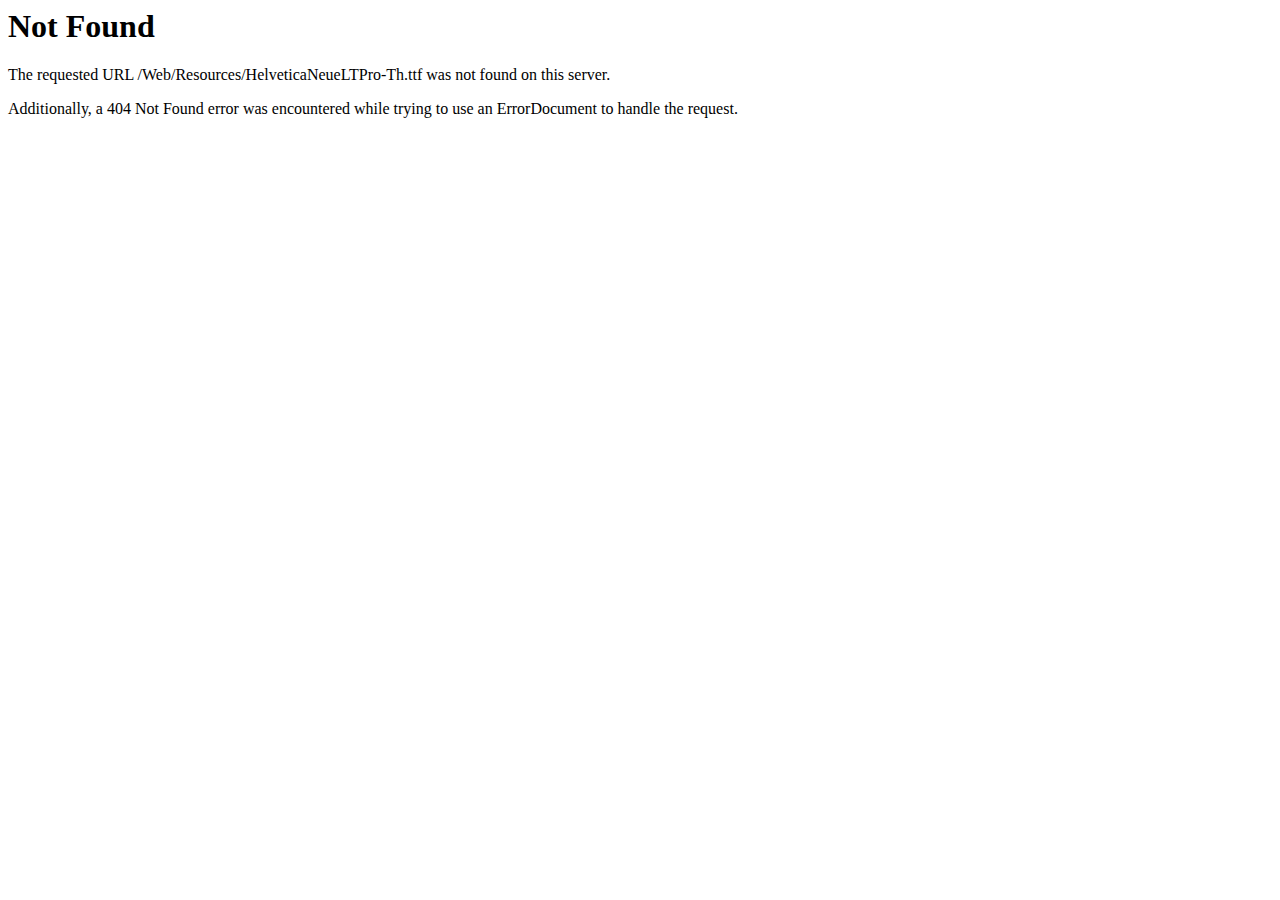
<file: coffee.bitnet.si/Web/Resources/HelveticaNeueLTPro-Th.html>
<!DOCTYPE HTML PUBLIC "-//IETF//DTD HTML 2.0//EN">
<html><head>
<title>404 Not Found</title>
</head><body>
<h1>Not Found</h1>
<p>The requested URL /Web/Resources/HelveticaNeueLTPro-Th.ttf was not found on this server.</p>
<p>Additionally, a 404 Not Found
error was encountered while trying to use an ErrorDocument to handle the request.</p>
</body></html>
</file>
<file: coffee.bitnet.si/Web/Resources/landing_styles4c56.css>
@font-face {
    font-family: HelveticaLT;
    src: url('HelveticaNeueLTPro-Lt.otf') format("opentype"), url('HelveticaNeueLTPro-Lt.ttf') format("truetype");
}
@font-face {
    font-family: HelveticaTh;
    src: url('HelveticaNeueLTPro-Th.otf') format("opentype"), url('HelveticaNeueLTPro-Th.html') format("truetype");
}
@font-face {
    font-family: HelveticaBD;
    src: url('HelveticaNeueLTPro-Bd.otf') format("opentype"), url('HelveticaNeueLTPro-Bd.ttf') format("truetype");
}
@font-face {
    font-family: HelveticaRoman;
    src: url('HelveticaNeueLTPro-Roman.otf') format("opentype"), url('HelveticaNeueLTPro-Roman.ttf') format("truetype");
}
body {
    font-family: HelveticaLT, Helvetica, Arial, sans-serif;
}
.blurred{
    opacity: 0.3;
    filter: blur(1px);
}
.carouselImages {
    margin-top: 20px;
}
.moreBtn {
    width: 231px;
    height: 50px;
    font-size: 16px;
}
.participateBtn {
    width: 210px;
    height: 46px;
    font-size: 20px;
}
#wrapperDIV {
    position: relative;
    margin: 0 auto;
    width: 100%;
    max-width: 810px;
    height: 2643px;
    background-image: url('huge_bg.png');
    background-position: -397px -47px;
    background-repeat: no-repeat;
    /* background-size: contain; */
    
    background-color: white;
}
#firstQuarterDIV {
    position: relative;
    margin: 0 auto;
    width: 100%;
    height: 554px;
    z-index: 10;
}
#secondQuarterDIV {
    position: relative;
    margin: -30px auto 0px auto;
    width: 100%;
    height: 600px;
}
#thirdQuarterDIV {
    position: relative;
    margin: 0 auto;
    width: 100%;
    height: 770px;
    background-image: url('toothpaste_swirly.png');
    background-position: 35% 60%;
    background-repeat: no-repeat;
    /* background-size: contain; */
    
    text-align: center;
    z-index: 10;
}
#fourthQuarterDIV {
    position: relative;
    margin: 0 auto;
    width: 100%;
    height: 721px;
    background-image: url('bottom_background.png');
    background-position: 0% 0%;
    background-repeat: no-repeat;
    /* background-size: contain; */
    
    text-align: center;
}
#leftSideMain {
    width: 311px;
    height: 100%;
    float: left;
}
#rightSideMain {
    width: 499px;
    height: 100%;
    background-image: url('people_group.png');
    background-position: 0% 0%;
    background-repeat: no-repeat;
    background-size: contain;
    float: right;
}
#sensodyneLogoDIV {
    position: relative;
    width: 218px;
    height: 66px;
    margin: 0 auto;
    top: 30px;
    background-image: url('sensodyne_logo.png');
    background-position: 0% 0%;
    background-repeat: no-repeat;
    z-index: 0;
    overflow: hidden;
}
#gskLogoDIV {
    position: absolute;
    top: 4%;
    right: 3%;
    width: 38px;
    height: 33px;
    background-image: url('gsklogo.png');
    background-position: 0% 0%;
    background-repeat: no-repeat;
    z-index: 0;
    overflow: hidden;
}
#toothpasteDIV {
    position: relative;
    width: 544px;
    height: 244px;
    margin: 30px auto 0px auto;
    background-image: url('pasta_shadows.png');
    background-position: 0% 0%;
    background-repeat: no-repeat;
    z-index: 0;
    overflow: hidden;
}
#mainTextContainer {
    margin-top: 60px;
    text-align: center;
}
.headerBlueLabel {
    font-size: 36px;
    color: rgb(40, 67, 129);
    margin: 0 auto;
    width: 70%;
    line-height: 1.035;
}
.carouselBlueLabel {
    font-size: 40px;
    color: rgb(40, 67, 129);
    width: 100%;
    line-height: 1.035;
    margin: 4px 0px 0px 0px;
}
.headerBlueLabelLarge {
    font-size: 56px;
    color: rgb(40, 67, 129);
    margin: 0 auto;
    width: 60%;
    text-align: center;
    line-height: 1.035;
}
.headerBlueLabelLargeRight {
    font-size: 62px;
    color: rgb(40, 67, 129);
    width: 47%;
    text-align: right;
    line-height: 1.035;
    float: left;
}
.mainTextParagraph {
    font-size: 17px;
    width: 95%;
    margin: 15px auto;
    color: rgb(40, 67, 129);
}

.mainTextParagraphCro {
    font-size: 16px;
    width: 95%;
    margin: 15px auto;
    color: rgb(40, 67, 129);
}

.slick-slide:focus {
    outline: none;
}
.blue-btn {
    position: relative;
    background-image: -moz-linear-gradient( -49deg, rgb(43, 73, 140) 0%, rgb(0, 164, 230) 100%);
    background-image: -webkit-linear-gradient( -49deg, rgb(43, 73, 140) 0%, rgb(0, 164, 230) 100%);
    background-image: -ms-linear-gradient( -49deg, rgb(43, 73, 140) 0%, rgb(0, 164, 230) 100%);
    border: none;
    color: white;
    text-align: center;
    text-decoration: none;
    display: inline-block;
    margin: 4px 2px 4px 2px;
    cursor: pointer;
    line-height: 1.2;
    font-family: HelveticaTH, HelveticaLT;
    letter-spacing: 1px;
}
.blue-btn-particles {
    position: relative;
    background-image: url("particles.png"), -moz-linear-gradient( -49deg, rgb(43, 73, 140) 0%, rgb(0, 164, 230) 100%);
    background-image: url("particles.png"), -webkit-linear-gradient( -49deg, rgb(43, 73, 140) 0%, rgb(0, 164, 230) 100%);
    background-image: url("particles.png"), -ms-linear-gradient( -49deg, rgb(43, 73, 140) 0%, rgb(0, 164, 230) 100%);
    border: none;
    color: white;
    background-position: 100% 6%;
    text-align: center;
    text-decoration: none;
    display: inline-block;
    margin: 4px 2px 4px 2px;
    cursor: pointer;
    line-height: 1.2;
    font-family: HelveticaTH, HelveticaLT;
    letter-spacing: 1px;
}
.fb-btn {
    position: relative;
    background-image: -moz-linear-gradient( -49deg, rgb(43, 73, 140) 0%, rgb(0, 164, 230) 100%);
    background-image: -webkit-linear-gradient( -49deg, rgb(43, 73, 140) 0%, rgb(0, 164, 230) 100%);
    background-image: -ms-linear-gradient( -49deg, rgb(43, 73, 140) 0%, rgb(0, 164, 230) 100%);
    border: none;
    color: white;
    padding: 0px 0px 3px 0px;
    text-align: center;
    text-decoration: none;
    display: inline-block;
    font-size: 14px;
    margin: 4px auto 4px auto;
    cursor: pointer;
    line-height: 1.2;
    width: 125px;
    height: 37px;
    font-family: HelveticaRoman;
    letter-spacing: 0.5px;
    box-shadow: 0px 15px 24px 0px rgba(0, 0, 0, 0.13);
}
.toothpasteText {
    font-size: 16px;
    color: rgb(85, 85, 85);
    line-height: 1.563;
    text-align: center;
    width: 65%;
    margin: 30px auto 0px auto;
}
.carouselText {
    font-size: 16px;
    color: rgb(85, 85, 85);
    line-height: 1.563;
    text-align: left;
    width: 80%;
    margin: 30px 0px 0px 0px;
}
.blagovnaznamkaText {
    color: rgb(43, 73, 140);
    line-height: 1.167;
    text-align: center;
    font-size: 16px;
    margin-top: -40px;
}
.footerText {
    color: rgb(43, 73, 140);
    line-height: 1.31;
    font-size: 14px;
    margin-bottom: -5px;
}
.fbEventDIV {
    position: relative;
    height: 200px;
}
.below {
    margin-top: 170px;
}
.dividerFB {
    margin-top: 30px;
}
.FBEventName {
    font-size: 19px;
    color: white;
    line-height: 0.995;
    padding-bottom: 8px;
    font-family: HelveticaRoman;
}
.FBEventDesc {
    font-size: 14px;
    color: white;
    font-family: HelveticaRoman;
}
.centered {
    position: absolute;
    top: 45%;
    left: 50%;
    -webkit-transform: translate(-50%, -50%);
    -moz-transform: translate(-50%, -50%);
    -ms-transform: translate(-50%, -50%);
    -o-transform: translate(-50%, -50%);
    transform: translate(-50%, -50%);
    width: 200px;
}

.centeredAlt{
    position: absolute;
    top: 45%;
    left: 50%;
    -webkit-transform: translate(-50%, -50%);
    -moz-transform: translate(-50%, -50%);
    -ms-transform: translate(-50%, -50%);
    -o-transform: translate(-50%, -50%);
    transform: translate(-50%, -50%);
    width: 200px;
}
.line-separator {
    height: 1px;
    width: 35px;
    background: #ffffff;
    margin: -5px auto 0px auto;
    border-bottom: 1px solid #ffffff;
}
.vertical-separator {
    height: 300px;
    width: 1px;
    background: #ffffff;
    position: absolute;
    left: -16px;
    top: 63px;
    border-bottom: 1px solid #D3D3D3;
    opacity: 0.3;
}
.horizontal-seperator {
    width: 90%;
    background: #ffffff;
    position: absolute;
    left: 5%;
    top: 52%;
    border-bottom: 1px solid rgba(255, 255, 255, .5);
    opacity: 0.3;
}
.ellipse1 {
    position: absolute;
    left: 32.9%;
    top: 51.8%;
    border-width: 3px;
    border-color: rgb(255, 255, 255);
    border-style: solid;
    border-radius: 50%;
    background-color: rgb(255, 255, 255);
}
.ellipse1Cro {
    position: absolute;
    left: 49.7%;
    top: 51.8%;
    border-width: 3px;
    border-color: rgb(255, 255, 255);
    border-style: solid;
    border-radius: 50%;
    background-color: rgb(255, 255, 255);
}
.ellipse2 {
    position: absolute;
    left: 66.2%;
    top: 51.8%;
    border-width: 3px;
    border-color: rgb(255, 255, 255);
    border-style: solid;
    border-radius: 50%;
    background-color: rgb(255, 255, 255);
}
.lower30 {
    margin-top: 30px;
}
.phoneHidden {
    display: block;
}
.carousel-page {
    width: 100%;
    height: 100%;
}
.margin100 {
    margin-top: 100px;
    width: 100%;
    height: 200px;
}
.description {
    float: right;
    width: 48%;
    margin: 10px 0px 0px 0px;
}
.carouselImg {
    position: relative;
    width: 395px;
    height: 370px;
    margin: 10px auto 0px auto;
    z-index: 0;
}
.full {
    height: 370px;
    margin: 0 auto;
}
#prevArrow {
    position: absolute;
    top: 50%;
    left: 1%;
    cursor: pointer;
    z-index: 11;
}
#nextArrow {
    position: absolute;
    top: 50%;
    right: 1%;
    cursor: pointer;
    z-index: 11;
}
#blue_separator {
    position: absolute;
    top: 0%;
    left: 49%;
}
.helveticaBold {
    font-family: HelveticaBD;
}
.fa-2x {
    font-size: 2em;
    vertical-align: sub;
}
@media screen and (max-width: 840px) and (min-width: 768px) {
    #wrapperDIV {
        position: relative;
        margin: 0 auto;
        width: 100%;
        max-width: 810px;
        height: 2743px;
        background-image: url('huge_bg.png');
        background-position: 49.1% -5.2%;
        background-repeat: no-repeat;
        /* background-size: contain; */
        
        background-color: white;
    }
    .mainTextParagraph {
        font-size: 16.5px;
        width: 95%;
        margin: 15px auto;
        color: rgb(40, 67, 129);
    }
    .headerBlueLabel {
        font-size: 32px;
        color: rgb(40, 67, 129);
        margin: 0 auto;
        width: 70%;
        line-height: 1.035;
    }
    #leftSideMain {
        width: 39%;
        height: 100%;
        float: left;
    }
    #rightSideMain {
        width: 61%;
        height: 100%;
        background-image: url('people_group.png');
        background-position: 0% 0%;
        background-repeat: no-repeat;
        background-size: cover;
        float: right;
    }
}
@media screen and (max-width: 767px) {
    .carouselImages {
        margin-top: 0px;
    }
	.dividerFB{
		margin-top: 190px;
	}
    #blue_separator {
        position: absolute;
        top: 0%;
        left: 49%;
        display: none;
    }
    #wrapperDIV {
        position: relative;
        margin: 0 auto;
        width: 100%;
        max-width: 810px;
        height: 2443px;
        background-image: url('huge_bg.png');
        background-position: -397px -47px;
        background-repeat: no-repeat;
        /* background-size: contain; */
        
        background-color: white;
    }
    #leftSideMain {
        width: 100%;
        height: 100%;
        float: left;
    }
    #rightSideMain {
        width: 499px;
        height: 100%;
        background-image: url('people_group.png');
        background-position: 0% 0%;
        background-repeat: no-repeat;
        background-size: contain;
        float: none;
        display: none;
    }
    #toothpasteDIV {
        position: relative;
        width: 90%;
        max-width: 400px;
        height: 244px;
        margin: 40px auto 0px auto;
        background-image: url('pasta_shadows.png');
        background-position: 0% 0%;
        background-repeat: no-repeat;
        background-size: contain;
        z-index: 0;
        overflow: hidden;
    }
    .toothpasteText {
        font-size: 16px;
        color: rgb(85, 85, 85);
        line-height: 1.563;
        text-align: center;
        width: 90%;
        margin: 15px auto;
    }
    .headerBlueLabelLarge {
        font-size: 56px;
        color: rgb(40, 67, 129);
        margin: 0 auto;
        width: 95%;
        text-align: center;
        line-height: 1.035;
    }
    .blagovnaznamkaText {
        color: rgb(43, 73, 140);
        line-height: 1.167;
        text-align: center;
        font-size: 16px;
        margin-top: -110px;
    }
    .phoneHidden {
        display: none;
    }
    #fourthQuarterDIV {
        position: relative;
        margin: 0 auto;
        width: 100%;
        height: 620px;
        background-image: url('bottom_background.png');
        background-position: 0% 0%;
        background-repeat: no-repeat;
        /* background-size: contain; */
        
        text-align: center;
    }
    .below {
        margin-top: -40px;
    }
    .centered {
        position: absolute;
        top: 120%;
        left: 50%;
        -webkit-transform: translate(-50%, -50%);
    -moz-transform: translate(-50%, -50%);
    -ms-transform: translate(-50%, -50%);
    -o-transform: translate(-50%, -50%);
    transform: translate(-50%, -50%);
        width: 200px;
    }
    .horizontal-seperator {
        width: 90%;
        background: #ffffff;
        position: absolute;
        left: 5%;
        top: 57%;
        border-bottom: 1px solid #D3D3D3;
    }
    .ellipse1 {
        position: absolute;
        left: 50%;
        top: 351px;
        border-width: 3px;
        border-color: rgb(255, 255, 255);
        border-style: solid;
        border-radius: 50%;
        background-color: rgb(255, 255, 255);
    }
    .ellipse1Cro {
    position: absolute;
    left: 49.7%;
    top: 351px;
    border-width: 3px;
    border-color: rgb(255, 255, 255);
    border-style: solid;
    border-radius: 50%;
    background-color: rgb(255, 255, 255);
}
    .headerBlueLabelLargeRight {
        font-size: 42px;
        color: rgb(40, 67, 129);
        width: 90%;
        text-align: center;
        line-height: 1.035;
        float: none;
        margin: 0 auto;
    }
    .description {
        float: none;
        width: 90%;
        margin: 10px auto;
    }
    .carouselBlueLabel {
        font-size: 36px;
        color: rgb(40, 67, 129);
        width: 100%;
        line-height: 1.035;
        text-align: center;
        margin: 30px 0px 5px 0px;
    }
    .carouselText {
        font-size: 16px;
        color: rgb(85, 85, 85);
        line-height: 1.563;
        text-align: center;
        width: 100%;
        margin: 0 auto;
    }
    .margin100 {
        margin-top: 10px;
        width: 100%;
        height: 270px;
    }
    .full {
        height: 300px;
        margin: 0 auto;
    }
    #prevArrow {
        position: absolute;
        top: 60%;
        left: 1%;
        cursor: pointer;
        z-index: 11;
    }
    #nextArrow {
        position: absolute;
        top: 60%;
        right: 1%;
        cursor: pointer;
        z-index: 11;
    }
}
</file>
<file: coffee.bitnet.si/Web/Resources/game_stylese0c6.css>
/* IE fixes */
@media all and (-ms-high-contrast: none), (-ms-high-contrast: active) {
	#clickWheelMessage {
		left: 15px;
	}

	#bottomElementsTransition {
		bottom: 0;
		left: 1px;
	}
	
	#upperElementsTransition
	{
		left: 1px !important;
	}
	
	#nextButton {
		margin: 25px 75px 64px 75px !important
	}
	
	#crticeDIV {
		
		top: 0 !important;
		position: relative !important;
	}

	#rotateBtn {
		outline: none;
		margin-top: 50px;
		margin-left: 15px;
	}
}

/* mobile page */
@media screen and (max-width: 768px)
{
	#startPageDIV {
		width: 100% !important;
		height: auto !important;
		min-height: 100vh;
		background: #1472b2 !important;
	}
	
	#upperElementsTransition 
	{
		width: 98% !important;
		left: 1% !important;
	}
	
	#bottomElementsTransition
	{
		width: 98% !important;
		left: 1% !important;
	}
	
	#mainContentDIV
	{
		flex-direction: column-reverse;
		margin-left: 5px !important;
		margin-right: 5px !important;
	}
	
	#discountMessageContainer
	{
		width: 100%;
		margin: 20px auto 10px auto !important;
	}
	
	#BarcelonaDescription, #ParizDescription, #BerlinDescription {
		 position: absolute;
		 width: auto;
		 color: white;
		 background: rgb(40, 67, 129);
		 font-family: HelveticaBD;
		 padding: 5px;
		 margin: -5px 10px 0 15px !important;
		 cursor: pointer;
		 z-index: 10;
	}
	
	#pageHeader
	{
		height: 100px !important;
	}
	
	#agreeWithRulesContainer
	{
		height: 35px;
		width: auto !important;
	}
	
	.verticalLineSeparatorContainer
	{
		display: none !important;
	}
	
	#thanksMessage
	{
		margin-top: 80px !important;
	}
	
	#nextButton
	{
		width: 100% !important;
	}
	
	#downloadDiscount
	{
		display: flex !important;
		height: auto !important;
	}
	
	#downloadDiscount i {
	    display: flex;
	    margin-right: 20px;
	    align-items: initial;
	}
	
	#bountyProvideMessage {
	    font-weight: bold;
	    font-size: 16px;
	    margin-top: 10px;
	    width: 70% !important;
	    text-align: center;
	}
	
	.verticalLineCircle
	{
		display: none !important;
	}
	
	.locationContainer
	{
		margin-bottom: 15px !important;
	}
	
	#locationsContainer
	{
		flex-direction: column;
	}
	
	#joinMessage
	{
		display: flex;
		flex-direction: column;
		align-items: center;
		font-size: 20px;
		margin-bottom: 20px !important;
		margin-top: 15px !important;
		font-size: 18px;
		color: rgb(40, 67, 129);
	}
	
	.bottomStyleBackgroundWinner
	{
		height: 230px !important;
	}
	
	.nextButtonSubmitDataContainerWinner
	{
		height: 225px !important;
	}
	
	#mobileLineSeparator
	{
		width: 100%;
		display: flex;
		margin-top: 30px;
	}
	
	.dotStart
	{
		width: 3px;
		height: 3px;
		background: #1472b2;
		border: 3px solid #1472b2;
		border-radius: 50%;
	}
	
	.verticalLineSeparatorContent
	{
		border: 1px solid #1472b2;
		width: 100%;
		height: 1px;
		margin: auto;
	}
	
	.dotEnd
	{
		width: 3px;
		height: 3px;
		background: #1472b2;
		border: 3px solid #1472b2;
		border-radius: 50%;
	}
	
	#crticeDIV
	{
		top: 12px !important;
		right: 15px;
		margin: 20px !important;
		margin-right: 0 !important;
	}
	
	.lineDIVStartPageMobile
	{
		bottom: -4% !important;
		left: 53% !important;
	}
	
	#returnToStartButton
	{
		width: 90% !important;
		margin-top: 15px;
		margin-bottom: 15px;
		display: flex !important;
		justify-content: center;
		align-items: center;
		padding: 15px 15px 10px 15px !important;
	}
	
	#wheelContainer
	{
		margin: auto;
	}
	
	#clickWheelMessage
	{
		bottom: -65px !important;
		/* left: 29% !important; */
		left: 0 !important;
		right: 0;
		margin: 0 auto;
		width: 200px;
		text-align: center;
		line-height: normal;
	}
	
	#rotateBtn
	{
		margin-left: 0 !important;
		margin-top: 70px !important;
	}
	
	#rotateMessage
	{
		margin-left: 0 !important;
	}

	.bottomDivUserFormData {
		margin-left: 0px !important; 
		margin-right: 0px !important;
	}
	
	#moreLuckNextTimeMessage
	{
		margin-top: 100px !important;
	}
	
	#mainAwardMessage
	{
		margin-top: 180px !important;
		text-align: center;
		padding-left: 15px;
		padding-right: 15px;
	}
	
	#invitationPageContainer
	{
		height: auto !important;
		margin-left: 15px;
		margin-right: 15px;
	}
	
	.moveDownSlotMachineContainer
	{
		margin-top: 150px !important;
	}
	
	.moveDownSlotMachineContainerWinner
	{
		margin-top: 120px !important;
	}
	
	#slotMachineContainer
	{
		width: 100% !important;
		max-width: 500px;
		margin: 0 auto;
	}
	
	#slotMachineContainer #reels
	{
		width: 100%;
		justify-content: center;
	}
	
	#slotMachineContainer #reels canvas
	{
		width: 33%;
		position: relative;
		border: 1px solid #1472b2;
	}
	
	#bottomDataContainer
	{
		flex-direction: column;
		margin: 15px !important;
	}
	
	#cityToTravelMessage {
	    width: 240px;
	    color: rgb(40, 67, 129);
	    font-size: 19px;
	    font-family: HelveticaBD;
	    text-align: center;
	    margin: 0px auto 0px auto !important;
	    line-height: 0.9;
	    font-family: HelveticaBD;
	}
	
	#participationFillFieldsMessage
	{
		margin: 80px 30px 0 30px !important;
		font-size: 21px !important;
		width: 100% !important;
	}
	
	#message
	{
		width: 100% !important;
		text-align: center;
		margin-bottom: 15px !important;
	}
	
	#congratulationMessage
	{
		margin-top: 100px !important;
	}
	
	#messageAboutAward
{
	margin-top: 150px !important;
	text-align: center;
	padding-left: 15px;
	padding-right: 15px;
}
	
	#circleDIV
	{
		
		background-position: -163px 163px !important;
	}
	
	.lineDIVMargin
	{
		margin-bottom: 113px !important;
		margin-left: 80px !important;
	}
	
	.circleDIVMargin
	{
		margin-bottom: 70px !important;
	}
	
	#lineDIV
	{
		bottom: -20px;
	}
	
	.bottomStyleBackgroundExpand
	{
		height: 195px !important;
	}
	
	#citiesContainer
	{
		margin-left: 0 !important;
		margin-right: 0 !important;
		display: flex;
		justify-content: center;
		flex-direction: column;
	}
	
	#agreeWithRulesContainer
	{
		width: 100% !important;
		display: flex !important;
		justify-content: flex-start !important;
	}
	
	#agreeWithRules
	{
		width: auto !important;
		margin-left: 0 !important;
	}
	
	#ParizImage, #BerlinImage, #BarcelonaImage
	 {
	    background-image: url(Pariz.png);
	    background-repeat: no-repeat;
	    background-position: 0% 0%;
	    background-size: cover !important;
	    width: 95% !important;
   	    margin: 10px auto;
	    max-width: 355px !important;
	    height: 94px !important;
	    cursor: pointer;

 	}
 	
 	#Barcelona, #Pariz, #Berlin {
	    max-width: 355px !important;
	    width: 100% !important;
	    height: 94px !important;
	    margin: 10px auto !important;
		margin-top: 30px !important;
	}
	
	#userDataForm
	{
		max-width: 340px;
	    width: 95% !important;
	    margin: 0 auto !important;
	    display: flex;
	    flex-direction: column;
	}
	
	#sendButton {
		width: 100% !important;
		margin: 0px !important;
	}
	
	.userDataFormInputMobile
	{
		margin-left: 0px;
		margin-right: 0px;
		width: 100% !important;
	}
	
	.moveDownNextButtonSubmitDataContainer
	{
		top: 180px !important;
	}
	
	.expandAreaInputFormCities
	{
		height: 560px !important;
	}
	
	.expandAreaInputFormDestinationSelected
	{
		height: 855px !important;
	}
	
	#userDataContainer
	{
		flex-direction: column !important;
		float: left !important;
		width: 100% !important;
	}
	
	.blue-btn-game-long {
	    background-image: -moz-linear-gradient( -49deg, rgb(43, 73, 140) 0%, rgb(0, 164, 230) 100%);
	    background-image: -webkit-linear-gradient( -49deg, rgb(43, 73, 140) 0%, rgb(0, 164, 230) 100%);
	    background-image: -ms-linear-gradient( -49deg, rgb(43, 73, 140) 0%, rgb(0, 164, 230) 100%);
	    border: none;
	    color: white;
	    text-align: left !important;
	    text-decoration: none;
	    display: inline-block !important;
	    padding: 10px 5px 5px 20px !important;
	    font-size: 18px;
	    margin: 4px 2px 4px 2px;
	    cursor: pointer;
	    line-height: 1.2;
	    width: 100% !important;
	    height: 60px !important;
	    max-width: 400px !important;
	    font-family: HelveticaTH, HelveticaLT;
	    letter-spacing: 1px;
	}
}

#startPageDIV {	
    position: relative;
    margin: 0 auto;
    height: 560px;
    width: 100%;
    max-width: 810px;
    background-image: url(background.png);
    background-position: 0% 0%;
    background-repeat: no-repeat;
    z-index: 100;
    overflow: hidden;
}
		
.sensodyneLaboratoryMessage
{
	font-family: HelveticaBD;
}

#participantForm
{
	margin-top: 35px;
}

#returnToStartButton
{
	margin-top: 15px;
    display: flex !important;
    justify-content: center;
    align-items: center;
}

#pageHeader
{
	display: flex;
	height: 130px;
}

#mainContentDIV{
	display: flex;
}

#messageAboutAward
{
	color: white;
	display: flex;
	justify-content: center;
	margin-top: 90px;
	position: absolute;
	width: 100%;
	font-size: 18px;
}

#congratulationMessage
{
	width: 100%;
	font-size: 40px;
	position: absolute;
	margin-top: 25px;
	display: flex;
	justify-content: center;
	color: white;
	font-family: HelveticaBD;
}

#bottomStyleBackground
{
	height: 80px;
}

#mainAwardMessage
{
	color: white;
	position: absolute;
	width: 100%;
	display: flex;
	justify-content: center;
	margin-top: 100px;
	font-size: 18px;
}

#locationsContainer
{
	display: flex;
}

.locationData
{
	display: flex;
    flex-direction: column;
    align-items: center;
}

.icon
{
	margin-top: 10px;
}

.locationContainer
{
	display: flex;
	flex-direction: column;
	justify-content: center;
	align-items: center;
}

.horizontalLineLocation
{
	background-image: url("horizontalLine.png");
	background-position: 0% 0%;
	background-repeat: no-repeat;
	height: 1px;
	width: 33px;
	margin-bottom: 5px;
}

.verticalLineSeparatorContainer
{
	display: flex;
    justify-content: center;
    width: 50px;
    height: 120px;
}

.verticalLine
{
	border-left: 1px solid #1472b2;
}

.verticalLineCircle
{
	width: 3px;
    height: 3px;
    background: #1472b2;
    border: 3px solid #1472b2;
	position: absolute;
	margin-top: 120px;
	border-radius: 50%;
}

.spinning {
		-webkit-animation: spin 1s linear infinite;
		-moz-animation: spin 1s linear infinite;
		animation: spin 1s linear infinite;
	}
	@-moz-keyframes spin {
		100% {
			-moz-transform: rotate(360deg);
		}
	}
	@-webkit-keyframes spin {
		100% {
			-webkit-transform: rotate(360deg);
		}
	}
	@keyframes spin {
		100% {
			-webkit-transform: rotate(360deg);
			transform: rotate(360deg);
		}
	}

.blue-btn-game
{
    background-image: -moz-linear-gradient( -49deg, rgb(43, 73, 140) 0%, rgb(0, 164, 230) 100%);
    background-image: -webkit-linear-gradient( -49deg, rgb(43, 73, 140) 0%, rgb(0, 164, 230) 100%);
    background-image: -ms-linear-gradient( -49deg, rgb(43, 73, 140) 0%, rgb(0, 164, 230) 100%);
    border: none;
    color: white;
    text-align: center;
    text-decoration: none;
    display: inline-block !important;
    font-size: 18px;
    margin: 4px 2px 4px 2px;
    cursor: pointer;
    line-height: 1.2;
    width: 180px;
    height: 40px;
    font-family: HelveticaTH, HelveticaLT;
    letter-spacing: 1px;
}



.blue-btn-game i
{
	    margin-left: 15px;
    font-size: 2em;
    vertical-align: sub;
}

.blue-btn-game-long
{
    background-image: -moz-linear-gradient( -49deg, rgb(43, 73, 140) 0%, rgb(0, 164, 230) 100%);
    background-image: -webkit-linear-gradient( -49deg, rgb(43, 73, 140) 0%, rgb(0, 164, 230) 100%);
    background-image: -ms-linear-gradient( -49deg, rgb(43, 73, 140) 0%, rgb(0, 164, 230) 100%);
    border: none;
    color: white;
    text-align: center;
    text-decoration: none;
    display: inline-block !important;
    font-size: 18px;
    margin: 4px 2px 4px 2px;
    cursor: pointer;
    line-height: 1.2;
    width: 60%;
    height: 40px;
    font-family: HelveticaTH, HelveticaLT;
    letter-spacing: 1px;
}

.blue-btn-game-long i
{
    margin-left: 15px;
    font-size: 2em;
    vertical-align: sub;
}

#sensodynePasta
{
    background-repeat: no-repeat;
    background-image: url(pasta_shadows.png);
    background-position: 0% 0%;
    max-width: 362px;
    height: 171px;
    margin: auto;
    margin-top: -60px;
    background-size: contain;
    width: 95%;
}

#sensodynePastaContainer
{
    height: auto;
    position: absolute;
    margin-top: -50px;
    width: 100%;
    background: white;
    z-index: -1;
}

#positionArrow
{
	background-image: url("position.png");
	width: 218px;
	height: 145px;
	background-repeat: no-repeat;
	width: 34px;
	height: 48px;
	margin-left: 15px;
	margin-top: 104px;
	background-position: 0% 0%;
}

#meterContainer
{
	background-image: url("ruler.png");
	position: absolute;
	right: 15px;
	background-repeat: no-repeat;
	background-position: 0% 0%;
	margin-top: -15px;
	width: 75px;
        height: 355px;
}

#wheelContainer
{
	display: flex;
	justify-content: center;
	flex-direction: column;
	align-items: center;
	height: 242px;
	width: 200px;
}

#clickWheelMessage
{
	position: absolute;
    bottom: -35px;
    left: 20px;
    right: 0px;
    color: white;
    font-size: 19px;
}

#logoDIV
{
	margin: auto;
	background-image: url("logo.png");
	width: 218px;
	height: 70px;
	background-repeat: no-repeat;
	background-position: 0% 0%;
}

#logo1DIV
{
	background-repeat: no-repeat;
	background-position: 0% 0%;
	background-image: url("logo1.png");
	width: 128px;
	height: 39px;
	position: absolute;
	margin: 20px;
}

#crticeDIV{
	background-image: url("crtice1.png");
	width: 117px;
	height: 16px;
	background-repeat: no-repeat;
	background-position: 0% 0%;
	top: 140px;
	position: absolute;
	margin-left: 10px;
	margin-top: -10px;
}

#circleDIV{
	position: absolute;
	bottom: 0;
	background-image: url("circle.png");
	width: 332px;
	height: 332px;
	background-repeat: no-repeat;
	background-position: -132px 175px;
	z-index: -1;
}

#chartDIV
{
	background-image: url("crtice2.png");
	background-repeat: no-repeat;
	background-position: 0% 0%;
	right: 3%;
	position: absolute;
	bottom: 3%;
	height: 76px;
	width: 152px;
}

#lineDIV{
	position: absolute;
	bottom: 3%;
	left: 30%;
	background-image: url("line.png");
	width: 304px;
	height: 35px;
	background-repeat: no-repeat;
	background-position: 0% 0%;
}

#rotateBtn{
	outline: none;
	margin-top: 40px;
	margin-left: 15px;
}

#rotateMessage
{
	color: white;
	font-size: 19px;
	margin-top: 15px;
	margin-left: 15px;
}

#invitationPageContainer
{
	display: flex;
	flex-direction: column;
	align-items: center;
	height: 100%;
	color: rgb(40, 67, 129);
}

#discountMessageContainer {
    width: 80%;
    text-align: center;
    font-size: 20px;
    margin: 15px auto 10px auto;
    font-family: HelveticaBD;
}

.normalFontWeight
{
	font-family: HelveticaLT;
	display: inline;
}

#bountyProvideMessage
{
	font-weight: bold;
	font-size: 16px;
	margin-top: 10px;
}

#joinMessage
{
	white-space: inherit;
	display: flex;
	flex-direction: column;
	align-items: center;
	font-size: 20px;
	margin-bottom: 20px;
	margin-top: 30px;
	text-align:center;
}

#message
{
	width: 400px;
	color: rgb(40, 67, 129);
	font-size: 18px;
	margin: auto;
}

#slotMachineContainer
{
    display: flex;
    justify-content: center;
    position: relative;
    width: 400px;
    height: 242px;
    padding: 1px;
    border-width: 5px;
    border: 5px solid rgba(255,255,255,0.6);
    -moz-background-clip: border;
    -webkit-background-clip: border;
    background-clip: border-box;
    -moz-background-clip: padding;
    -webkit-background-clip: padding;
    background-clip: padding-box;
    border-style: solid;
    border-radius: 4px;
}

#nextButton
{
	margin: auto;
}

#nextButtonSubmitDataContainer
{
	position: absolute;
	width: 100%;
	bottom: 0;
	background: white;
	opacity: 0.9;
}

.nextButtonContainerStyle
{
	height: 180px;
}

#citiesContainer {
    margin-left: 15px;
}

.showDataPanel 
{
	height: 100%;
	top: 105px;
}

#container #buttons
{
	margin-top:3px;
}

#container #buttons #play 
{
	font-family: 'Slackey'; 
	position:absolute;
	bottom:10px;
	left:30px;
	right:30px;
	text-align: center;
	height: 40px;
	line-height: 40px;
	font-size: 24px;
	border-radius:10px;
	background-size:auto 62px;
}

#agreeWithRules
{
	width: 100%;
	margin-right: 5px;
	margin-bottom: 95px;
	margin-left: 160px;
}

#agreeWithRulesContainer
{
	margin-top: 15px;
    justify-content: flex-end;
}

.bottomDivUserFormData
{
	color: rgb(40, 67, 129);
	display: flex;
	flex-direction: column;
}
.navRulesParticipation
{
	text-decoration: underline;
	white-space: nowrap;
}

#sendButton
{
	width: 230px;
	margin: auto;
	margin-right: 0;
}

#sendDataButton
{
	background: linear-gradient(to right, #1472b2, #aabed0);
}

#bottomDataContainer
{
	display: flex;
	justify-content: center;
	margin: 40px;
}

.bottomDataContainerWinner
{
	margin: 20px !important;
}

#slotMachineContainer #reels
{
	display:flex;
	position:relative;
	height: 230px;
	overflow: hidden;
	background: #1472b2;
	margin-left: -1px;
}

#container #reels canvas
{
	width: 128px;
	height: 300px;
	position: relative;
}

#thanksMessage
{
	width: 265px;
	font-size: 35px;
	color: white;
	font-family: HelveticaBD;
	line-height: normal;
	text-align: center;
	margin: auto;
}

#container #overlay 
{
	width: 100%;
	height: 100%;
	position: absolute;
	top: 0px;
	opacity: 0.3;
	background-image: -moz-linear-gradient(#555,#fff,#fff,#555);
	background-image: -webkit-gradient(linear, 0 25%, 0 100%, from(grey), color-stop(0.5, white), to(grey));
	display: none;
}

#container #overlay #winline 
{	
	width: 100%;
	height: 5px;
	background: red;	
	position: relative;
	top: 50%;
}

#reels #results
{
	display: none;
	background: white;
	border: 3px solid gold;
	height: 120px;
	width: 250px;
	left: 20px;
	top: 15px;
	position: absolute;
	font-size: x-large;
}

.whiteSpaceBlock
{
	white-space: pre;
}

#moreLuckNextTimeMessage
{
	line-height: normal;
	color: white;
	font-size: 32px;
	width: 256px;
	font-family: HelveticaBD;
	margin: auto;
	text-align: center;
}

.imgSelected{
	box-shadow: 0px 6px 8px 1px #808080;
}

#userDataForm
{
	margin-top: 50px;
	margin-right: 30px;
	width: 50%;
	display: flex;
	flex-direction: column;
}

#participationFillFieldsMessage
{
	font-family: HelveticaBD;
	color: white;
	font-size: 26px;
	width: 430px;
	text-align: center;
	margin: auto;
}

#userDataForm div
{
	display: flex;
	margin-bottom: 5px;
}

.userInputStyleWithAttribute
{
	margin: auto 10px auto auto !important;
	margin-right: 15px;
	color: rgb(40, 67, 129);
	font-size: 18px;
}

#userDataForm div input
{
	width: 230px;
	border: 1px solid #1472b2;
	padding: 3px 5px;
	color: rgb(40, 67, 129);
	-webkit-input-placeholder {
		color: rgb(40, 67, 129);
	}
}

::-webkit-input-placeholder { / WebKit, Blink, Edge /
    color: rgb(40, 67, 129); !important;
}
:-moz-placeholder { / Mozilla Firefox 4 to 18 /
   color: rgb(40, 67, 129); !important;
}
::-moz-placeholder { / Mozilla Firefox 19+ /
   color: rgb(40, 67, 129); !important;
}
:-ms-input-placeholder { / Internet Explorer 10-11 /
   color: rgb(40, 67, 129); !important;
}

#cityToTravelMessage {
    width: 240px;
    color: rgb(40, 67, 129);
    font-size: 19px;
    font-family: HelveticaBD;
    text-align: center;
    margin: 20px auto 0px auto;
    line-height: 0.9;
    font-family: HelveticaBD;
}

#results #score 
{
	margin: 5px;
}

#results #score img 
{
	vertical-align: middle;
}

#canvas1, #canvas2, #canvas3, #canvas4
{
	margin-top: 6px;
}

#upperElementsTransition 
{
	width: 99.5%;
	height: 52px;
	position: absolute;
	left: 0.5%;
	background: #1472b2;
	z-index: 1;
	top: -5px;
	opacity: 0.8;
	background: linear-gradient(#1472b2, white);
	border-radius: 4px;
}

#Barcelona, #Pariz, #Berlin
{
	margin-top: 30px;
}

#BarcelonaImage
{
	background-image: url("Barcelona.png");
	background-repeat: no-repeat;
	background-position: 0% 0%;
	width: 355px;
	height: 94px;
	margin-top: 10px;
	cursor: pointer;
}

#ParizImage
{
	background-image: url("Pariz.png");
	background-repeat: no-repeat;
	background-position: 0% 0%;
	width: 355px;
	height: 94px;
	margin-top: 10px;
	cursor: pointer;
}

#BerlinImage
{
	background-image: url("Berlin.png");
	background-repeat: no-repeat;
	background-position: 0% 0%;
	width: 355px;
	height: 94px;
	margin-top: 10px;
	cursor: pointer;
}

#BarcelonaDescription, #ParizDescription, #BerlinDescription
{
	position: absolute;
	width: auto;
	color: white;
	background: rgb(40, 67, 129);
	font-family: HelveticaBD;
	padding: 5px;
	margin: -15px 10px 0 10px;
	cursor: pointer;
	z-index: 10;
}

#userDataContainer
{
	height: 100%;
	display: flex;
	margin: 15px 0px 0px 0px;
	flex-direction: row;
}

#bottomElementsTransition 
{
	position: absolute;
	width: 99.5%;
	height: 52px;
	bottom: -5px;
	left: 0.5%;
	background: #1472b2;
	opacity: 0.8;
	background: linear-gradient(white, #1472b2);
	border-radius: 4px;
}

.hide-element
{
	visibility: hidden;
}

.containerCollapse
{
	height: 0 !important;
}

.opacity7{
	opacity: 0.7;
}
</file>
